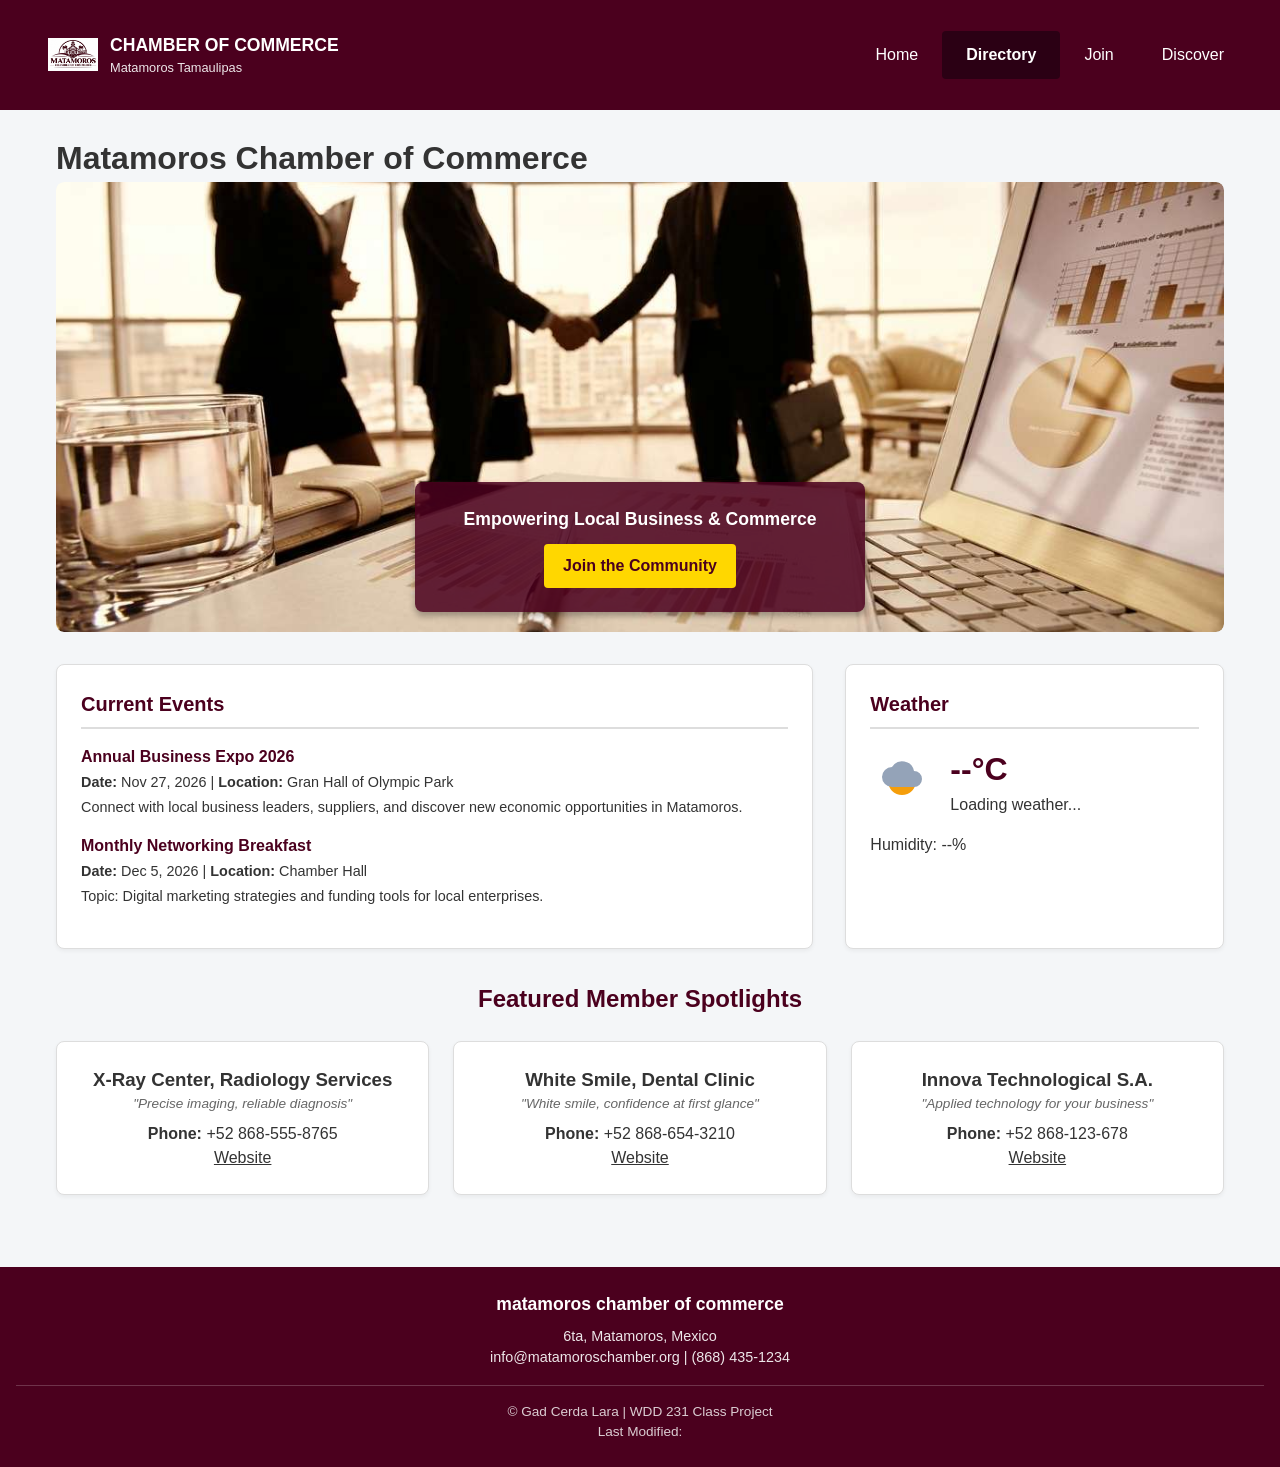
<file: chamber/index.html>
<!DOCTYPE html>
<html lang="es">
<head>
    <meta charset="UTF-8">
    <meta name="viewport" content="width=device-width, initial-scale=1.0">
    <title>Home | Matamoros Chamber of Commerce</title>
    <meta name="description" content="Official and updated home of chamber of commerce members.">
    <meta name="author" content="Gad Cerda Lara">
    
    <meta property="og:title" content="Home of the Matamoros Chamber of Commerce">
    <meta property="og:description" content="official and updated home of chamber of commerce of Matamoros, Tamaulipas, Mexico.">
    <meta property="og:image" content="https://gad13f.github.io/wdd231/chamber/images/logo.jpg">
    <meta property="og:url" content="https://gad13f.github.io/wdd231/chamber/index.html">

    <link rel="icon" href="images/favicon.png" type="image/png">

    <link rel="preconnect" href="https://fonts.googleapis.com">
    <link rel="preconnect" href="https://fonts.gstatic.com" crossorigin>
    <link href="https://fonts.googleapis.com/css2?family=Roboto:wght@400;700&display=swap" rel="stylesheet">

    <link rel="stylesheet" href="styles/normalize.css">
    <link rel="stylesheet" href="styles/small.css">
    <link rel="stylesheet" href="styles/larger.css">
     
    <script defer src="scripts/spotlight.js"></script>
    <script defer src="scripts/weather.js"></script>
    <script defer src="scripts/getdates.js"></script>
    <script defer src="scripts/navigation.js"></script>
</head>
<body>
    <header>
        <div class="header-container">
            <div class="logo-box">
                <img src="images/logo.jpg" alt="Chamber of commerce Logo">
                <div class="site-name">
                    <span>CHAMBER OF COMMERCE</span>
                    <span class="sub-title">Matamoros Tamaulipas</span>
                </div>
            </div>
            <button id="menu-button" aria-label="Open Menu">☰</button>
        </div>
        <nav>
            <ul id="menu-list">
                <li><a href="index.html">Home</a></li>
                <li><a href="directory.html" class="active">Directory</a></li>
                <li><a href="join.html">Join</a></li>
                <li><a href="discover.html">Discover</a></li>
            </ul>
        </nav>
    </header>

    <main class="home-main">
        <h1>Matamoros Chamber of Commerce</h1>

        <section class="hero">
            <img src="images/hero.jpg" alt="Business professionals and local entrepreneurs collaborating during a networking event in matamoros" class="hero-image" width="1200" height="600">
            <div class="hero-cta">
                <h2>Empowering Local Business & Commerce</h2>
                <a href="join.html" class="cta-button">Join the Community</a>
            </div>
        </section>

        <div class="info-grid">
            <section class="events-card card">
                <h2>Current Events</h2>
                <article class="event-item">
                    <h3>Annual Business Expo 2026</h3>
                    <p><strong>Date:</strong> Nov 27, 2026 | <strong>Location:</strong> Gran Hall of Olympic Park</p>
                    <p>Connect with local business leaders, suppliers, and discover new economic opportunities in Matamoros.</p>
                </article>
                <article class="event-item">
                    <h3>Monthly Networking Breakfast</h3>
                    <p><strong>Date:</strong> Dec 5, 2026 | <strong>Location:</strong> Chamber Hall</p>
                    <p>Topic: Digital marketing strategies and funding tools for local enterprises.</p>
                </article>
            </section>

            <section class="weather-card card">
                <h2>Weather</h2>
                <div class="weather-content">
                    <img id="weather-icon" src="images/weather-placeholder.svg" alt="Weather condition icon" width="64" height="64">
                    <div>
                        <p class="temp"><span id="current-temp">--</span>&deg;C</p>
                        <p id="weather-desc">Loading weather...</p>
                    </div>
                </div>
                <p>Humidity: <span id="humidity">--</span>%</p>
            </section>
        </div>

        <section class="spotlights-section">
            <h2>Featured Member Spotlights</h2>
            <div id="spotlights-container" class="spotlights-grid">
                <article class="spotlight-card card">
                    <h3>X-Ray Center, Radiology Services</h3>
                    <p class="tagline">"Precise imaging, reliable diagnosis"</p>
                    <p><strong>Phone:</strong> +52 868-555-8765</p>
                    <p><a href="#" target="_blank">Website</a></p>
                </article>
                <article class="spotlight-card card">
                    <h3>White Smile, Dental Clinic</h3>
                    <p class="tagline">"White smile, confidence at first glance"</p>
                    <p><strong>Phone:</strong> +52 868-654-3210</p>
                    <p><a href="#" target="_blank">Website</a></p>
                </article>
                <article class="spotlight-card card">
                    <h3>Innova Technological S.A.</h3>
                    <p class="tagline">"Applied technology for your business"</p>
                    <p><strong>Phone:</strong> +52 868-123-678</p>
                    <p><a href="#" target="_blank">Website</a></p>
                </article>
            </div>
        </section>
    </main>

    <footer>
        <div class="footer-top">
            <div class="footer-info">
                <h2>matamoros chamber of commerce</h2>
                <p>6ta, Matamoros, Mexico</p>
                <p>info@matamoroschamber.org | (868) 435-1234</p>
            </div>
        </div>
        <hr>
        
        <div class="footer-bottom">
            <p>&copy; <span id="currentyear"></span> Gad Cerda Lara | WDD 231 Class Project</p>
            <p>Last Modified: <span id="lastModified"></span></p>
        </div>
    </footer>
</body>
</html>
</file>
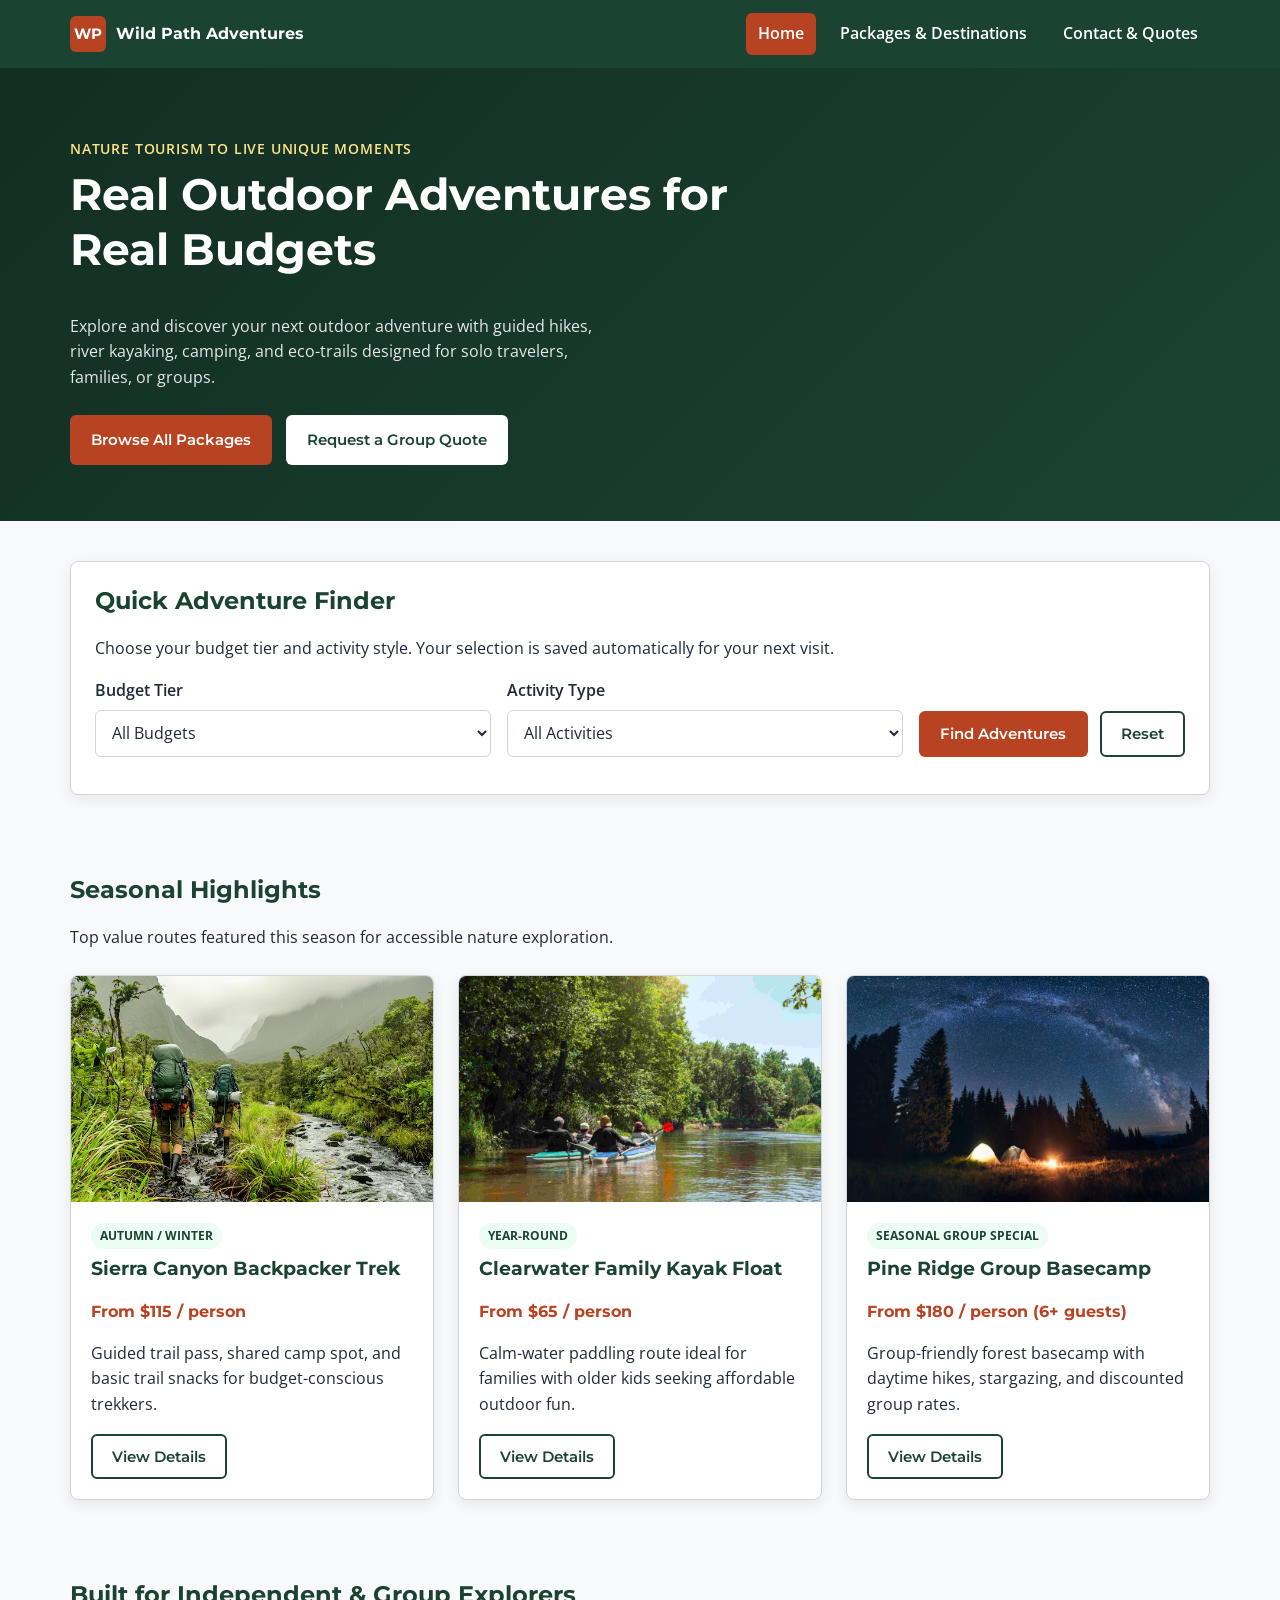
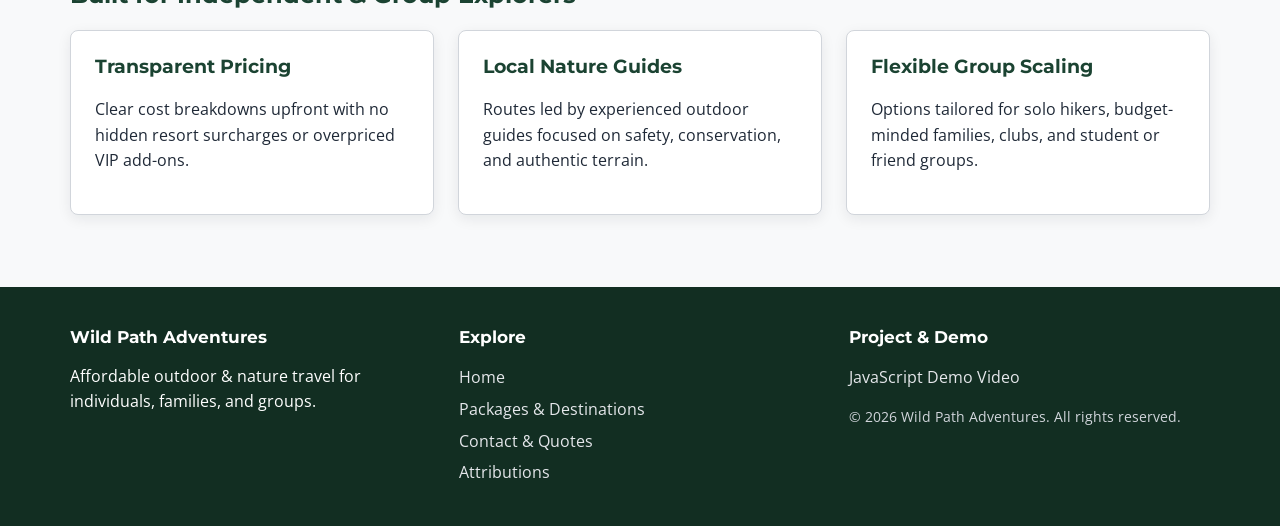
<file: finalproject/index.html>
<!DOCTYPE html>
<html lang="en">
<head>
  <meta charset="UTF-8">
  <meta name="viewport" content="width=device-width, initial-scale=1.0">
  <title>Wild Path Adventures | Affordable Nature &amp; Outdoor Trips</title>
  <meta name="description" content="Explore and discover your next outdoor adventure with guided hikes.river kayaking, camping, and eco-trails designed for solo trvelers, families, or groups.">
  <meta name="author" content="Your Name">

  <!-- Open Graph Metadata -->
  <meta property="og:title" content="WildPath Adventures | Affordable Nature Tourism">
  <meta property="og:description" content="Accessible outdoor adventures and nature routes tailored to personal and group budgets.">
  <meta property="og:type" content="website">

  <!-- Favicon -->
  <link rel="icon" type="image/svg+xml" href="data:image/svg+xml,%3Csvg xmlns='http://www.w3.org/2000/svg' viewBox='0 0 64 64'%3E%3Crect width='64' height='64' rx='12' fill='%231B4332'/%3E%3Cpath d='M12 46L28 20l10 15 6-8 8 19H12z' fill='%23D95D39'/%3E%3C/svg%3E">

  <!-- Google Fonts -->
  <link rel="preconnect" href="https://fonts.googleapis.com">
  <link rel="preconnect" href="https://fonts.gstatic.com" crossorigin>
  <link href="https://fonts.googleapis.com/css2?family=Montserrat:wght@600;700&family=Open+Sans:wght@400;600&display=swap" rel="stylesheet">

  <!-- Styles & ES Module -->
  <link rel="stylesheet" href="styles/main.css">
  <script type="module" src="scripts/main.js"></script>
</head>
<body>
  <a class="skip-link" href="#main-content">Skip to main content</a>

  <header class="site-header">
    <div class="container header-inner">
      <a class="brand" href="index.html">
        <span class="brand-mark" aria-hidden="true">WP</span>
        <span>Wild Path Adventures</span>
      </a>

      <button id="menu-toggle" class="menu-toggle" type="button" aria-expanded="false" aria-controls="primary-nav" aria-label="Toggle navigation menu">
        ☰
      </button>

      <nav id="primary-nav" class="primary-nav" aria-label="Main Navigation">
        <ul>
          <li><a href="index.html" aria-current="page">Home</a></li>
          <li><a href="packages.html">Packages &amp; Destinations</a></li>
          <li><a href="contact.html">Contact &amp; Quotes</a></li>
        </ul>
      </nav>
    </div>
  </header>

  <main id="main-content">
    <!-- Hero Section -->
    <section class="hero" aria-labelledby="hero-heading">
      <div class="container hero-content">
        <p class="eyebrow">Nature Tourism To Live Unique Moments</p>
        <h1 id="hero-heading">Real Outdoor Adventures for Real Budgets</h1>
        <p class="hero-lead">
          Explore and discover your next outdoor adventure with guided hikes, river kayaking, camping, and eco-trails designed for solo travelers, families, or groups.
        </p>
        <div class="hero-actions">
          <a class="btn btn-primary" href="packages.html">Browse All Packages</a>
          <a class="btn btn-secondary" href="contact.html">Request a Group Quote</a>
        </div>
      </div>
    </section>

    <!-- Quick Search & Filter Engine -->
    <section class="quick-search-section" aria-labelledby="quick-search-heading">
      <div class="container">
        <div class="search-card">
          <h2 id="quick-search-heading">Quick Adventure Finder</h2>
          <p>Choose your budget tier and activity style. Your selection is saved automatically for your next visit.</p>

          <form id="quick-search-form" class="search-form" action="packages.html" method="get">
            <div class="form-group">
              <label for="budget-select">Budget Tier</label>
              <select id="budget-select" name="budget">
                <option value="all">All Budgets</option>
                <option value="backpacker">Backpacker (Under $150)</option>
                <option value="family">Family Friendly ($150–$350)</option>
                <option value="group">Group Outings (Custom / Per Person)</option>
              </select>
            </div>

            <div class="form-group">
              <label for="activity-select">Activity Type</label>
              <select id="activity-select" name="activity">
                <option value="all">All Activities</option>
                <option value="hiking">Hiking &amp; Trekking</option>
                <option value="kayaking">Kayaking &amp; Paddleboarding</option>
                <option value="camping">Camping &amp; Eco-Trails</option>
              </select>
            </div>

            <div class="form-actions">
              <button type="submit" class="btn btn-primary">Find Adventures</button>
              <button type="button" id="reset-filters-btn" class="btn btn-outline">Reset</button>
            </div>
          </form>

          <p id="saved-preference-status" class="preference-status" aria-live="polite"></p>
        </div>
      </div>
    </section>

    <!-- Seasonal Highlights -->
    <section class="highlights-section" aria-labelledby="highlights-heading">
      <div class="container">
        <div class="section-header">
          <h2 id="highlights-heading">Seasonal Highlights</h2>
          <p>Top value routes featured this season for accessible nature exploration.</p>
        </div>

        <div id="highlights-grid" class="cards-grid" aria-live="polite"></div>
      </div>
    </section>

    <!-- Why WildTrail -->
    <section class="value-section" aria-labelledby="value-heading">
      <div class="container">
        <h2 id="value-heading">Built for Independent &amp; Group Explorers</h2>
        <div class="value-grid">
          <article class="value-item">
            <h3>Transparent Pricing</h3>
            <p>Clear cost breakdowns upfront with no hidden resort surcharges or overpriced VIP add-ons.</p>
          </article>
          <article class="value-item">
            <h3>Local Nature Guides</h3>
            <p>Routes led by experienced outdoor guides focused on safety, conservation, and authentic terrain.</p>
          </article>
          <article class="value-item">
            <h3>Flexible Group Scaling</h3>
            <p>Options tailored for solo hikers, budget-minded families, clubs, and student or friend groups.</p>
          </article>
        </div>
      </div>
    </section>
  </main>

  <!-- Accessible Modal Dialog for Highlight Details -->
  <dialog id="highlight-dialog" class="detail-dialog" aria-labelledby="dialog-title">
    <div class="dialog-body">
      <div class="dialog-header">
        <h2 id="dialog-title"></h2>
        <button id="close-dialog-btn" class="close-btn" type="button" aria-label="Close modal">✕</button>
      </div>
      <div id="dialog-content"></div>
    </div>
  </dialog>

  <footer class="site-footer">
    <div class="container footer-grid">
      <div>
        <h2>Wild Path Adventures</h2>
        <p>Affordable outdoor &amp; nature travel for individuals, families, and groups.</p>
      </div>

      <div>
        <h3>Explore</h3>
        <ul class="footer-links">
          <li><a href="index.html">Home</a></li>
          <li><a href="packages.html">Packages &amp; Destinations</a></li>
          <li><a href="contact.html">Contact &amp; Quotes</a></li>
          <li><a href="attributions.html">Attributions</a></li>
        </ul>
      </div>

      <div>
        <h3>Project &amp; Demo</h3>
        <ul class="footer-links">
          <!-- Reemplaza el href con el enlace real de tu video de demostración -->
          <li><a href="https://youtube.com" target="_blank" rel="noopener noreferrer">JavaScript Demo Video</a></li>
        </ul>
        <p class="copyright">&copy; <span id="current-year">2026</span> Wild Path Adventures. All rights reserved.</p>
      </div>
    </div>
  </footer>
</body>
</html>
</file>
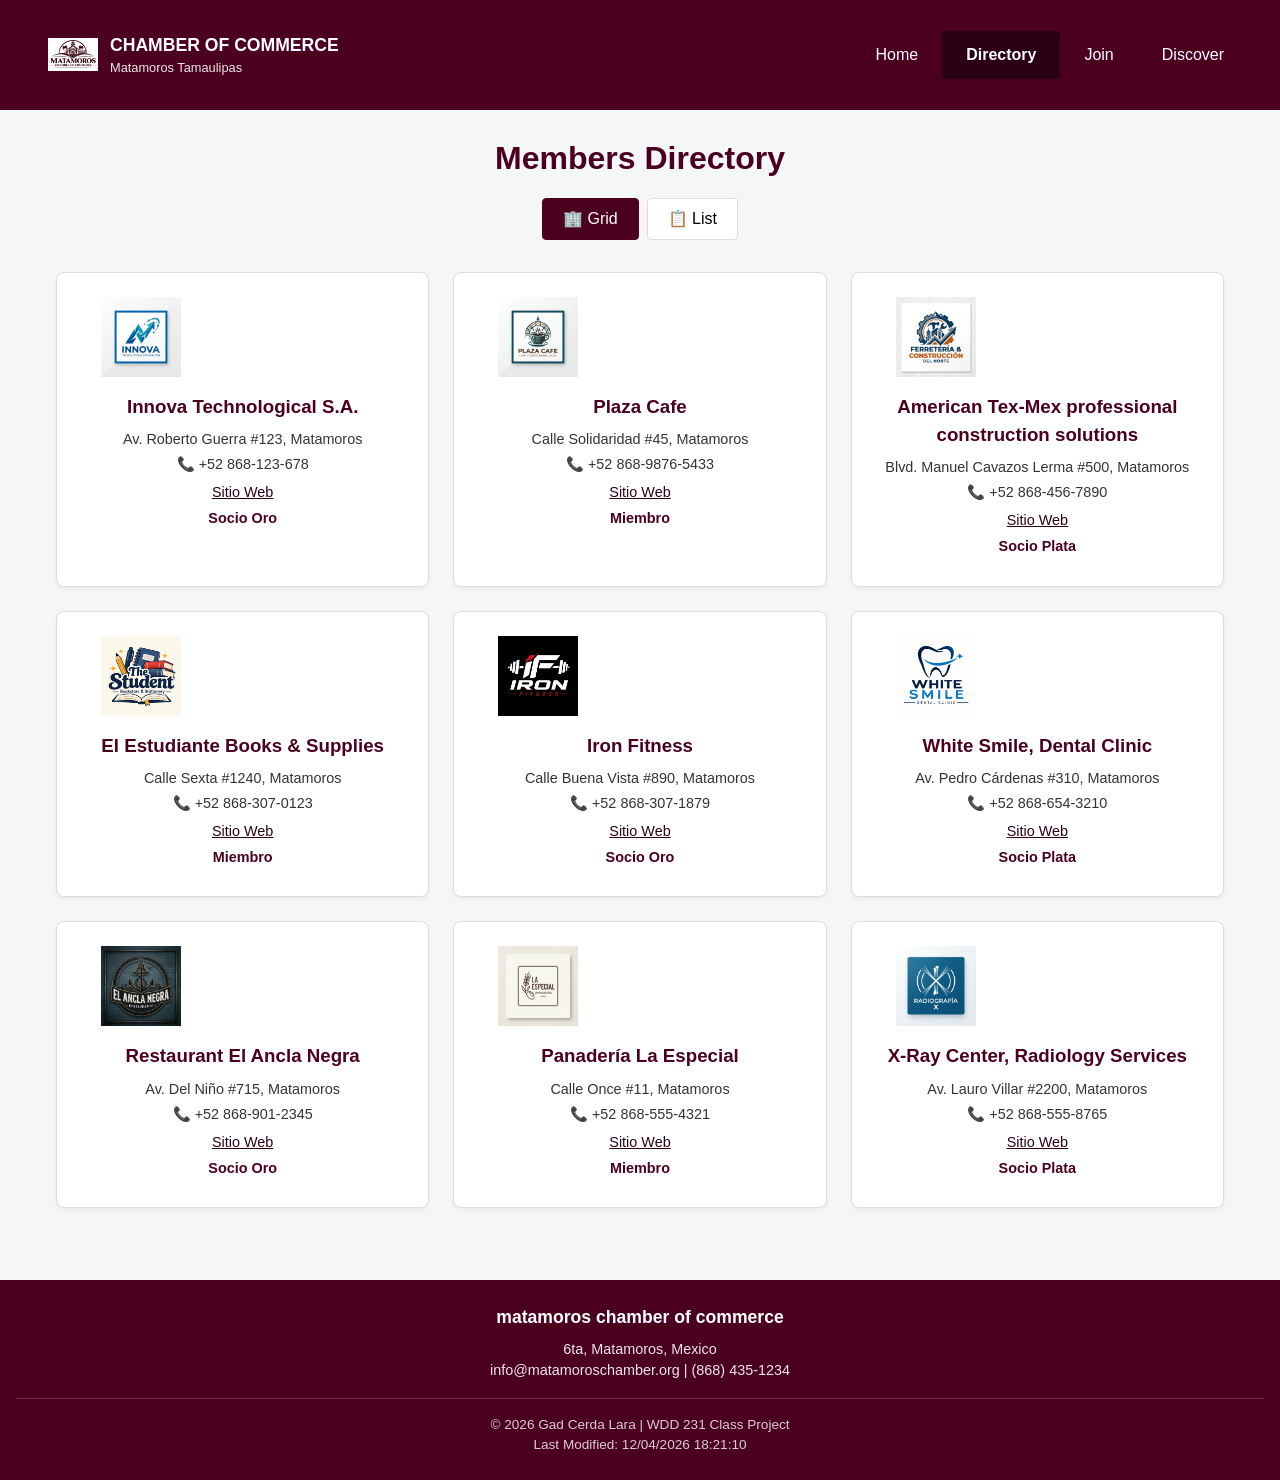
<file: chamber/directory.html>
<!DOCTYPE html>
<html lang="es">
<head>
    <meta charset="UTF-8">
    <meta name="viewport" content="width=device-width, initial-scale=1.0">
    <title>Directory | Matamoros Chamber of Commerce</title>
    <meta name="description" content="Official and updated directory of chamber of commerce members.">
    <meta name="author" content="Gad Cerda Lara">
    
    <meta property="og:title" content="Directory of the Matamoros Chamber of Commerce">
    <meta property="og:description" content="official and updated directory of chamber of commerce of Matamoros, Tamaulipas, Mexico.">
    <meta property="og:image" content="https://gad13f.github.io/wdd231/chamber/images/logo.jpg">
    <meta property="og:url" content="https://gad13f.github.io/wdd231/chamber/directory.html">

    <link rel="icon" href="images/favicon.png" type="image/png">
    
    <link rel="preconnect" href="https://fonts.googleapis.com">
    <link rel="preconnect" href="https://fonts.gstatic.com" crossorigin>
    <link href="https://fonts.googleapis.com/css2?family=Roboto:wght@400;700&display=swap" rel="stylesheet">

    <link rel="stylesheet" href="styles/normalize.css">
    <link rel="stylesheet" href="styles/small.css">
    <link rel="stylesheet" href="styles/larger.css">
</head>
<body>
    <header>
        <div class="header-container">
            <div class="logo-box">
                <img src="images/logo.jpg" alt="Chamber of commerce Logo">
                <div class="site-name">
                    <span>CHAMBER OF COMMERCE</span>
                    <span class="sub-title">Matamoros Tamaulipas</span>
                </div>
            </div>
            <button id="menu-button" aria-label="Open Menu">☰</button>
        </div>
        <nav>
            <ul id="menu-list">
                <li><a href="index.html">Home</a></li>
                <li><a href="directory.html" class="active">Directory</a></li>
                <li><a href="join.html">Join</a></li>
                <li><a href="discover.html">Discover</a></li>
            </ul>
        </nav>
    </header>

    <main>
        <div class="directory-header">
            <h1>Members Directory</h1>
            
            <div class="view-toggle">
                <button id="grid" aria-label="Vista en Cuadrícula" class="active">🏢 Grid</button>
                <button id="list" aria-label="Vista en Lista">📋 List</button>
            </div>
        </div>

        <div id="members-container" class="grid"></div>
    </main>

    <footer>
        <div class="footer-top">
            <div class="footer-info">
                <h2>matamoros chamber of commerce</h2>
                <p>6ta, Matamoros, Mexico</p>
                <p>info@matamoroschamber.org | (868) 435-1234</p>
            </div>
        </div>
        <hr>
        
        <div class="footer-bottom">
            <p>&copy; <span id="currentyear"></span> Gad Cerda Lara | WDD 231 Class Project</p>
            <p>Last Modified: <span id="lastModified"></span></p>
        </div>
    </footer>

    <script src="scripts/directory.js" defer></script>
</body>
</html>
</file>
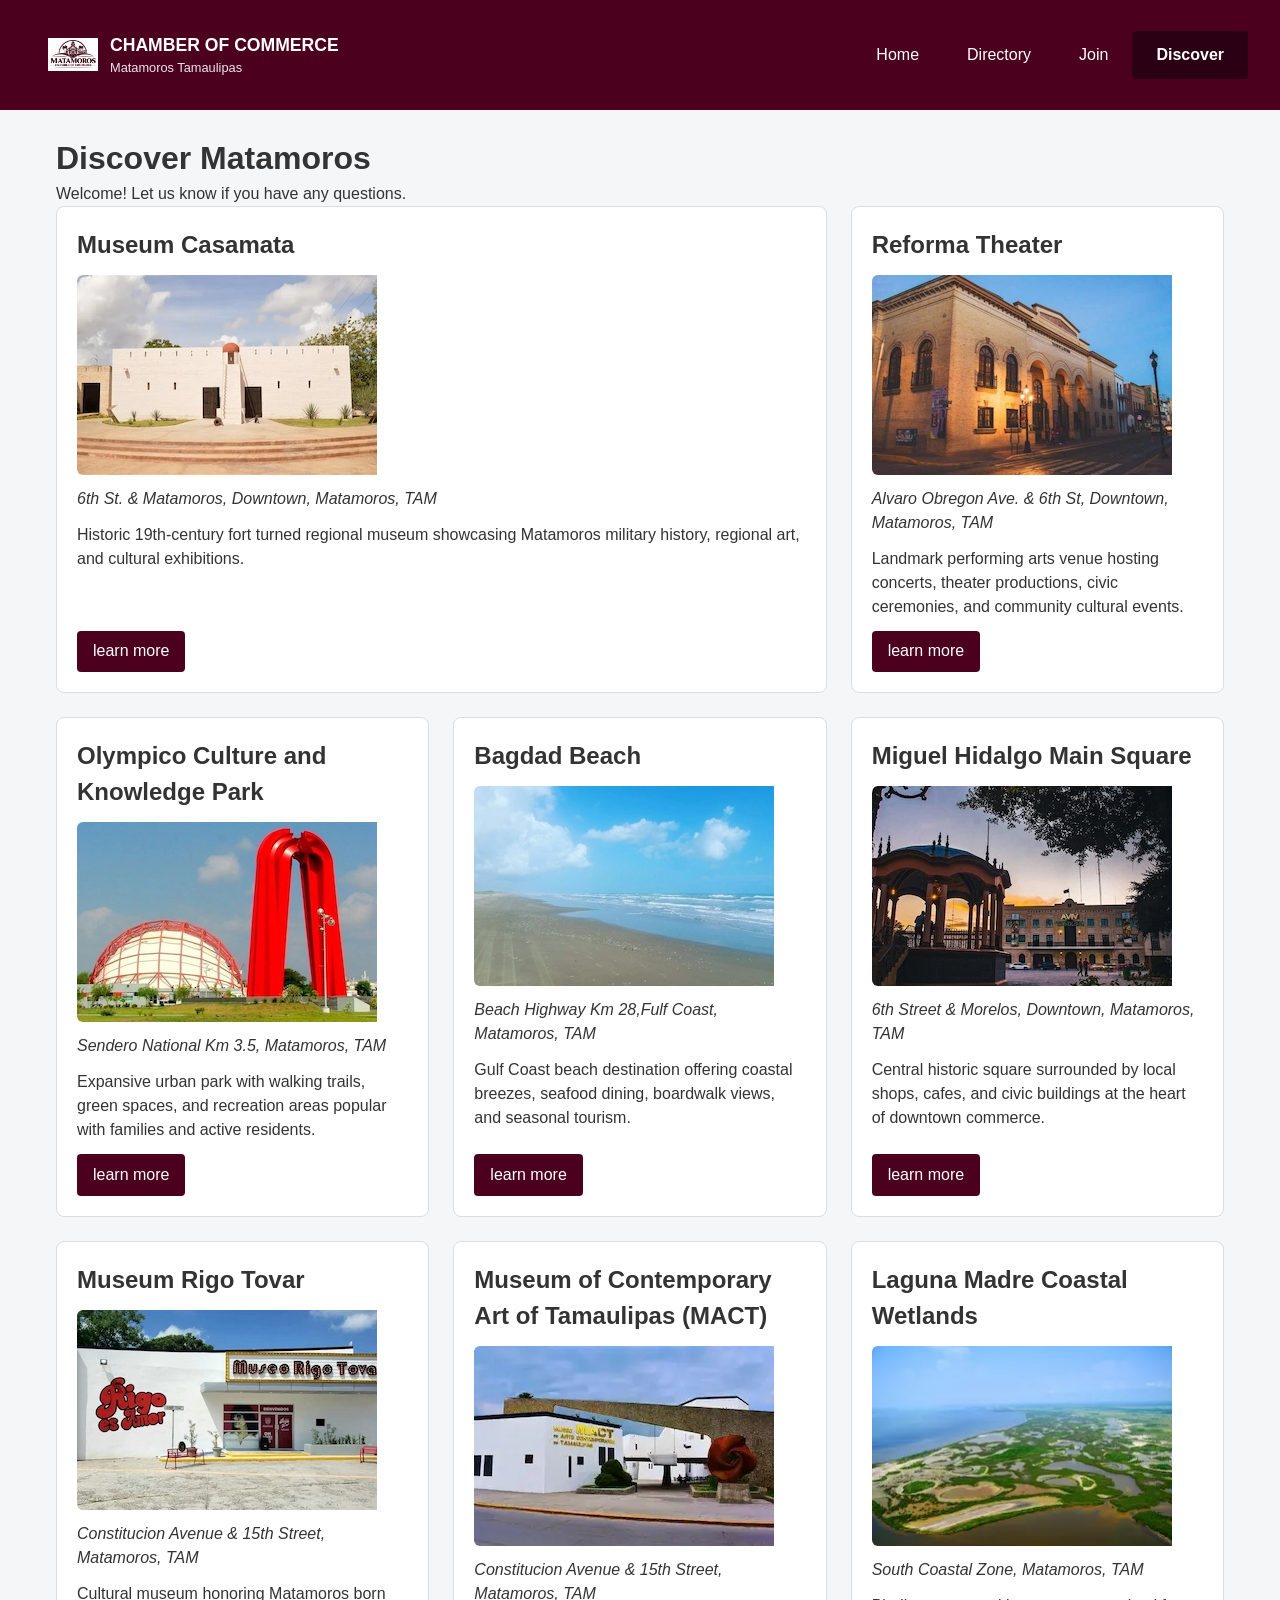
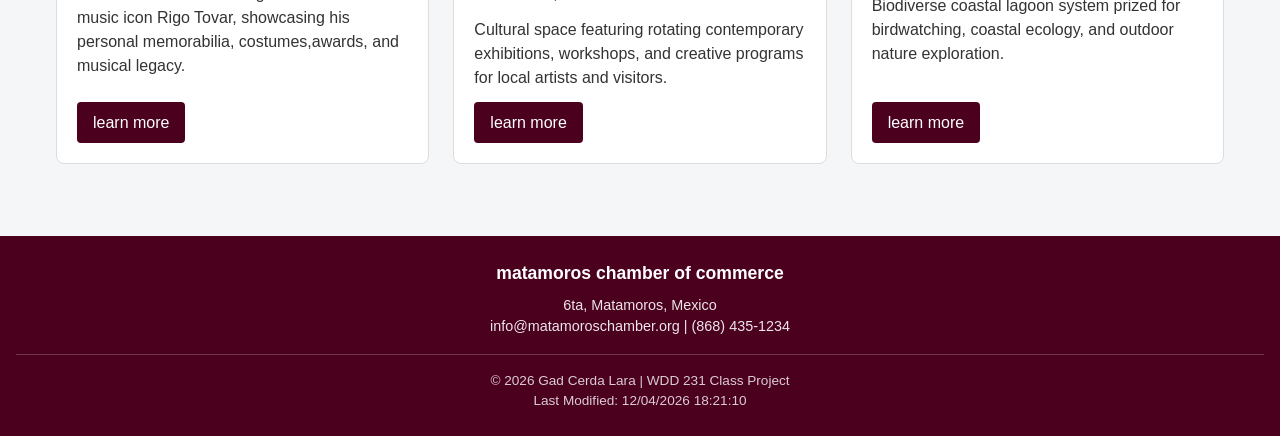
<file: chamber/discover.html>
<!DOCTYPE html>
<html lang="en">
<head>
    <meta charset="UTF-8">
    <meta name="viewport" content="width=device-width, initial-scale=1.0">
    <title>Discover Matamoros| Matamoros Chamber of Commerce</title>
    <meta name="description" content="Explore key landmarks, culture, coastal attractions, and business infrastructure in Matamoros, Tamaulipas.">
    <meta name="author" content="Gad Cerda Lara">
    <meta property="og:title" content="Discover Matamoros | Matamoros Chamber of Commerce">
    <meta property="og:description" content="Explore key landmarks, culture, coastal attractions, and business opportunities in Matamoros, Tamaulipas.">
    <meta property="og:image" content="https://gad13f.github.io/wdd231/chamber/images/museocasamata1.webp">
    <meta property="og:url" content="https://gad13f.github.io/wdd231/chamber/discover.html">

    <link rel="icon" href="images/favicon.png" type="image/png">
    <link rel="stylesheet" href="styles/normalize.css">
    <link rel="stylesheet" href="styles/small.css">
    <link rel="stylesheet" href="styles/larger.css">

    <script src="scripts/navigation.js" defer></script>
    <script src="scripts/date.js" defer></script>
    <script type="module" src="scripts/discover.js"></script>

    <link rel="preconnect" href="https://fonts.googleapis.com">
    <link rel="preconnect" href="https://fonts.gstatic.com" crossorigin>
    <link href="https://fonts.googleapis.com/css2?family=Montserrat:wght@500;700&family=Roboto:wght@400;500&display=swap" rel="stylesheet">
</head>
<body>
    <header>
        <div class="header-container">
            <div class="logo-box">
                <img src="images/logo.jpg" alt="Chamber of commerce Logo">
                <div class="site-name">
                    <span>CHAMBER OF COMMERCE</span>
                    <span class="sub-title">Matamoros Tamaulipas</span>
                </div>
            </div>
            <button id="menu-button" aria-label="Open Menu">☰</button>
        </div>
        <nav>
            <ul id="menu-list">
                <li><a href="index.html">Home</a></li>
                <li><a href="directory.html">Directory</a></li>
                <li><a href="join.html">Join</a></li>
                <li><a href="discover.html" class="active">Discover</a></li>
            </ul>
        </nav>
    </header>

    <main class="discover-main">
        <h1>Discover Matamoros</h1>
        <p id="visit-message" class="visit-banner" aria-live="polite"></p>
        <section id="discover-cards" class="discover-grid" aria-label="Points of interest in Matamoros"></section>
    </main>

    <footer>
        <div class="footer-top">
            <div class="footer-info">
                <h2>matamoros chamber of commerce</h2>
                <p>6ta, Matamoros, Mexico</p>
                <p>info@matamoroschamber.org | (868) 435-1234</p>
            </div>
        </div>
        <hr>
        <div class="footer-bottom">
            <p>&copy; <span id="currentyear"></span> Gad Cerda Lara | WDD 231 Class Project</p>
            <p>Last Modified: <span id="lastModified"></span></p>
        </div>
    </footer>
</body>
</html>
</file>
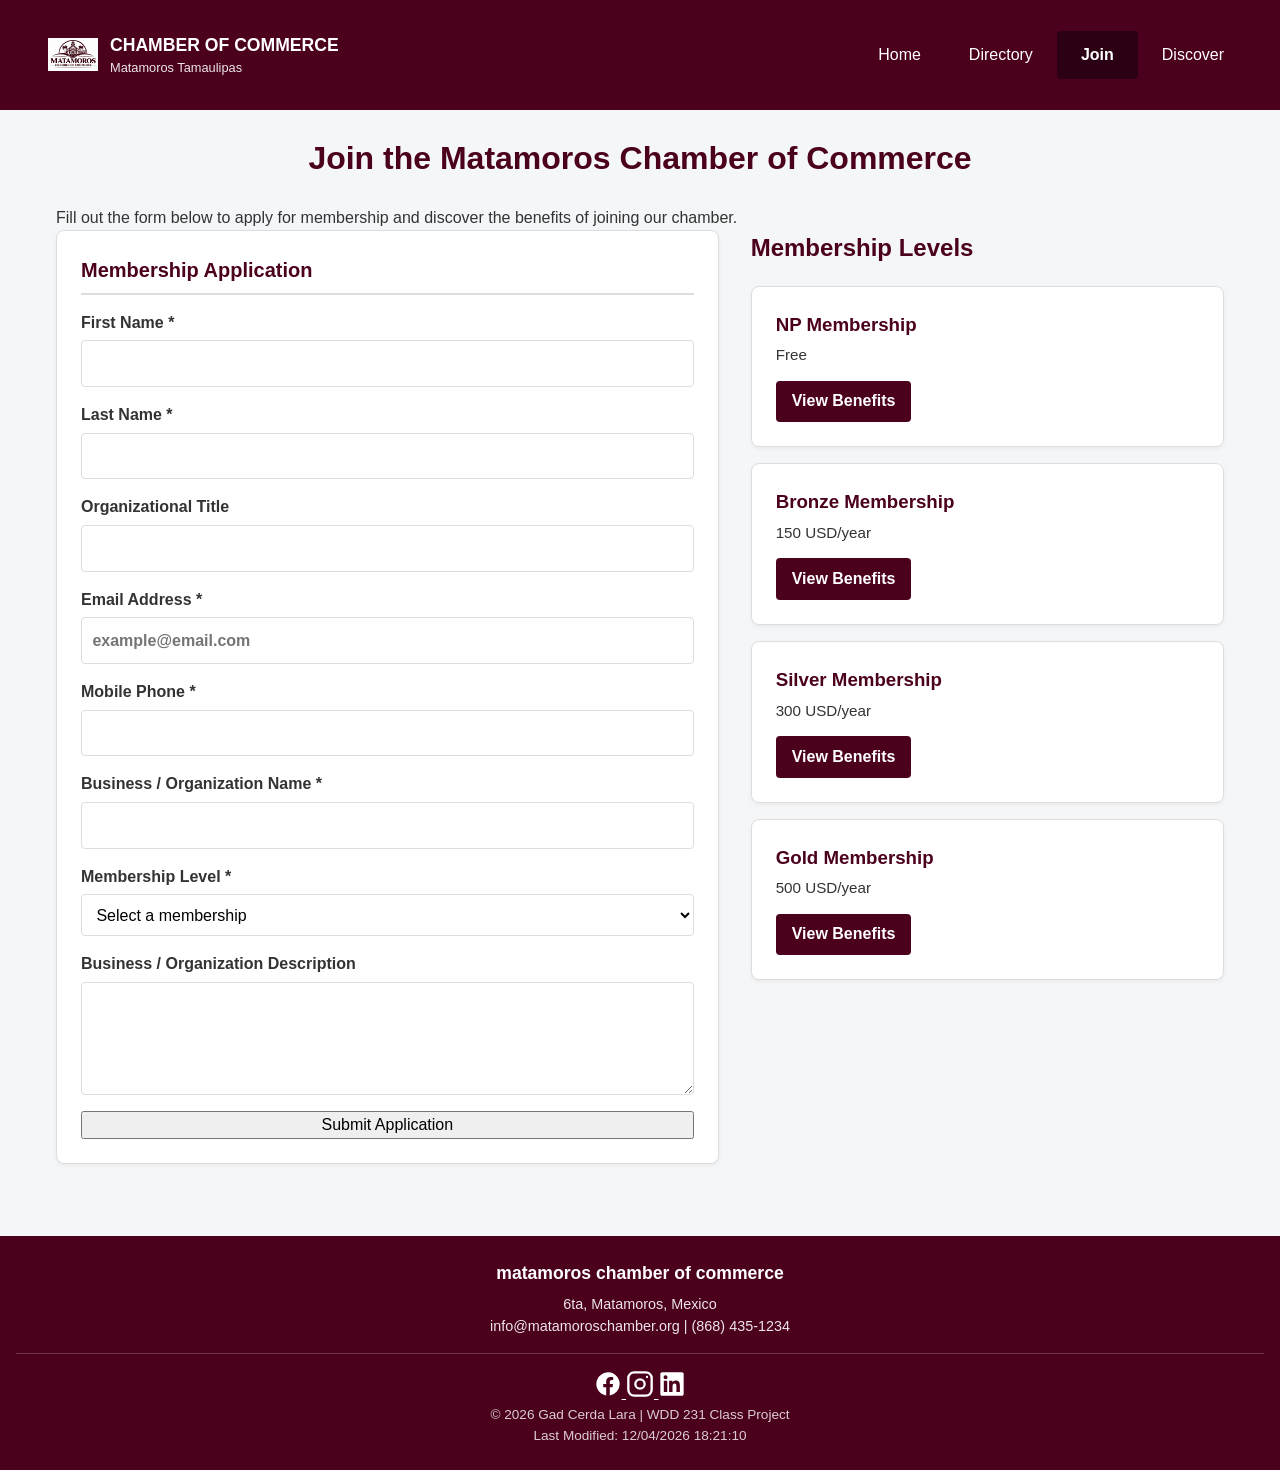
<file: chamber/join.html>
<!DOCTYPE html>
<html lang="en">
<head>
    <meta charset="UTF-8">
    <meta name="viewport" content="width=device-width, initial-scale=1.0">
    <title>Join | Matamoros Chamber of Commerce</title>
    <meta name="description" content="Join to membership for Chamber of Commerce NP, Bronze, Silver, and Gold.">
    <meta name="author" content="Gad Cerda Lara">

    <meta property="og:title" content="Join the Matamoros Chamber of Commerce">
    <meta property="og:description" content="Become a member of the Matamoros Chamber of Commerce in Tamaulipas, Mexico.">
    <meta property="og:image" content="https://gad13f.github.io/wdd231/chamber/images/logo.jpg">
    <meta property="og:url" content="https://gad13f.github.io/wdd231/chamber/join.html">

    <link rel="icon" href="images/favicon.png" type="image/png">

    <link rel="preconnect" href="https://fonts.googleapis.com">
    <link rel="preconnect" href="https://fonts.gstatic.com" crossorigin>
    <link href="https://fonts.googleapis.com/css2?family=Roboto:wght@400;700&display=swap" rel="stylesheet">

    <link rel="stylesheet" href="styles/normalize.css">
    <link rel="stylesheet" href="styles/small.css">
    <link rel="stylesheet" href="styles/larger.css">
</head>
<body>
    <header>
        <div class="header-container">
            <div class="logo-box">
                <img src="images/logo.jpg" alt="Chamber of commerce Logo">
                <div class="site-name">
                    <span>CHAMBER OF COMMERCE</span>
                    <span class="sub-title">Matamoros Tamaulipas</span>
                </div>
            </div>
            <button id="menu-button" aria-label="Open Menu">☰</button>
        </div>
        <nav>
            <ul id="menu-list">
                <li><a href="index.html">Home</a></li>
                <li><a href="directory.html">Directory</a></li>
                <li><a href="join.html" class="active">Join</a></li>
                <li><a href="discover.html">Discover</a></li>
            </ul>
        </nav>
    </header>

    <main class="join-main">
        <h1>Join the Matamoros Chamber of Commerce</h1>
        <p>Fill out the form below to apply for membership and discover the benefits of joining our chamber.</p>

        <div class="join-layout">
            <section class="application-section card">
                <h2>Membership Application</h2>

                <form method="get" action="thankyou.html" class="membership-form">
                    <label>
                        First Name *
                        <input type="text" name="firstName" title="Enter your first name" autocomplete="given-name"
                            required>
                    </label>

                    <label>
                        Last Name *
                        <input type="text" name="lastName" title="Enter your last name" autocomplete="family-name"
                            required>
                    </label>

                    <label>
                        Organizational Title
                        <input type="text" name="organizationTitle"
                            title="Use at least seven letters, spaces, or hyphens" autocomplete="organization-title"
                            pattern="[A-Za-z\s-]{7,}">
                    </label>

                    <label>
                        Email Address *
                        <input type="email" name="email" title="Enter your email address" autocomplete="email"
                            placeholder="example@email.com" required>
                    </label>

                    <label>
                        Mobile Phone *
                        <input type="tel" name="phone" title="Enter your mobile phone number" autocomplete="tel"
                            required>
                    </label>

                    <label>
                        Business / Organization Name *
                        <input type="text" name="organization" title="Enter your business or organization name"
                            autocomplete="organization" required>
                    </label>

                    <label>
                        Membership Level *
                        <select name="membership" title="Select a membership level" required>
                            <option value="">Select a membership</option>
                            <option value="np">NP Membership</option>
                            <option value="bronze">Bronze Membership</option>
                            <option value="silver">Silver Membership</option>
                            <option value="gold">Gold Membership</option>
                        </select>
                    </label>

                    <label>
                        Business / Organization Description
                        <textarea name="description" rows="5" title="Describe your business or organization"></textarea>
                    </label>

                    <input type="hidden" name="timestamp" id="timestamp">

                    <button type="submit" class="submit-button">
                        Submit Application
                    </button>
                </form>
            </section>

            <section class="membership-cards" aria-label="Membership Levels">
                <h2>Membership Levels</h2>

                <article class="level-card card animate-card">
                    <h3>NP Membership</h3>
                    <p>Free</p>
                    <button type="button" class="modal-trigger" data-modal="modal-np">View Benefits</button>
                </article>

                <article class="level-card card animate-card">
                    <h3>Bronze Membership</h3>
                    <p>150 USD/year</p>
                    <button type="button" class="modal-trigger" data-modal="modal-bronze">View Benefits</button>
                </article>

                <article class="level-card card animate-card">
                    <h3>Silver Membership</h3>
                    <p>300 USD/year</p>
                    <button type="button" class="modal-trigger" data-modal="modal-silver">View Benefits</button>
                </article>

                <article class="level-card card animate-card">
                    <h3>Gold Membership</h3>
                    <p>500 USD/year</p>
                    <button type="button" class="modal-trigger" data-modal="modal-gold">View Benefits</button>
                </article>
            </section>
        </div>

        <dialog id="modal-np" class="benefit-modal">
            <h3>NP Membership Benefits</h3>
            <p>Designed for non-profit organizations at no cost.</p>
            <ul>
                <li>Listing in the Matamoros Chamber Directory</li>
                <li>Access to community announcements</li>
                <li>Invitation to select civic networking gatherings</li>
            </ul>
            <button type="button" class="close-modal">Close</button>
        </dialog>

        <dialog id="modal-bronze" class="benefit-modal">
            <h3>Bronze Membership Benefits</h3>
            <p>Ideal for small or newly established businesses.</p>
            <ul>
                <li>All NP Membership benefits</li>
                <li>Access to business training workshops</li>
                <li>Complimentary admission to monthly networking events and exclusive member networking opportunities</li>
            </ul>
            <button type="button" class="close-modal">Close</button>
        </dialog>

        <dialog id="modal-silver" class="benefit-modal">
            <h3>Silver Membership Benefits</h3>
            <p>Great for growing businesses seeking stronger regional reach.</p>
            <ul>
                <li>All Bronze Membership benefits</li>
                <li>Enhanced business directory listing</li>
                <li>Complimentary admission to networking events</li>
                <li>Business promotion opportunities</li>
            </ul>
            <button type="button" class="close-modal">Close</button>
        </dialog>

        <dialog id="modal-gold" class="benefit-modal">
            <h3>Gold Membership Benefits</h3>
            <p>Maximum visibility, leadership access, and promotional priority.</p>
            <ul>
                <li>All Silver Membership benefits</li>
                <li>Premium business promotion</li>
                <li>VIP seating and featured promotion at major Chamber events</li>
                <li>Featured member spotlights</li>
                <li>Priority in community announcements</li>
                <li>Exclusive member networking opportunities</li>
            </ul>
            <button type="button" class="close-modal">Close</button>
        </dialog>
    </main>

    <footer>
        <div class="footer-top">
            <div class="footer-info">
                <h2>matamoros chamber of commerce</h2>
                <p>6ta, Matamoros, Mexico</p>
                <p>info@matamoroschamber.org | (868) 435-1234</p>
            </div>
        </div>
        <hr>

        <div class="footer-links">

                <a href="https://www.facebook.com/" target="_blank" rel="noopener noreferrer" aria-label="Facebook">

                    <svg xmlns="http://www.w3.org/2000/svg" width="28" height="28" viewBox="0 0 24 24"
                        fill="white" aria-hidden="true">
                        <path
                            d="M22 12a10 10 0 1 0-11.56 9.88v-6.99H7.9V12h2.54V9.8c0-2.5 1.49-3.89 3.77-3.89 1.09 0 2.23.2 2.23.2v2.46h-1.26c-1.24 0-1.63.77-1.63 1.56V12h2.77l-.44 2.89h-2.33v6.99A10 10 0 0 0 22 12Z" />
                    </svg>
                </a>

                <a href="https://www.instagram.com/" target="_blank" rel="noopener noreferrer" aria-label="Instagram">

                    <svg xmlns="http://www.w3.org/2000/svg" width="28" height="28" viewBox="0 0 24 24" fill="none"
                        stroke="white" stroke-width="2" stroke-linecap="round" stroke-linejoin="round"
                        aria-hidden="true">

                        <rect x="2" y="2" width="20" height="20" rx="5" />
                        <circle cx="12" cy="12" r="4" />
                        <circle cx="18" cy="6" r="1" fill="white" stroke="none" />
                    </svg>
                </a>

                <a href="https://www.linkedin.com/" target="_blank" rel="noopener noreferrer" aria-label="LinkedIn">
                    <svg xmlns="http://www.w3.org/2000/svg" width="28" height="28" viewBox="0 0 24 24"
                        fill="white" aria-hidden="true">

                        <path
                            d="M20.45 2H3.55C2.69 2 2 2.68 2 3.52v16.96c0 .84.69 1.52 1.55 1.52h16.9c.86 0 1.55-.68 1.55-1.52V3.52c0-.84-.69-1.52-1.55-1.52ZM7.93 18.75H4.98V9.2h2.95v9.55ZM6.46 7.9a1.71 1.71 0 1 1 0-3.42 1.71 1.71 0 0 1 0 3.42Zm12.29 10.85H15.8V14.1c0-1.11-.02-2.54-1.55-2.54-1.55 0-1.79 1.21-1.79 2.46v4.73H9.51V9.2h2.83v1.3h.04c.39-.74 1.36-1.52 2.79-1.52 2.99 0 3.58 1.97 3.58 4.53v5.24Z" />
                    </svg>

                   
                </a>
            </div>

        <div class="footer-bottom">
            <p>&copy; <span id="currentyear"></span> Gad Cerda Lara | WDD 231 Class Project</p>
            <p>Last Modified: <span id="lastModified"></span></p>
        </div>
    </footer>

    <script src="scripts/navigation.js" defer></script>
    <script src="scripts/date.js" defer></script>
    <script src="scripts/join.js" defer></script>
</body>
</html>
</file>
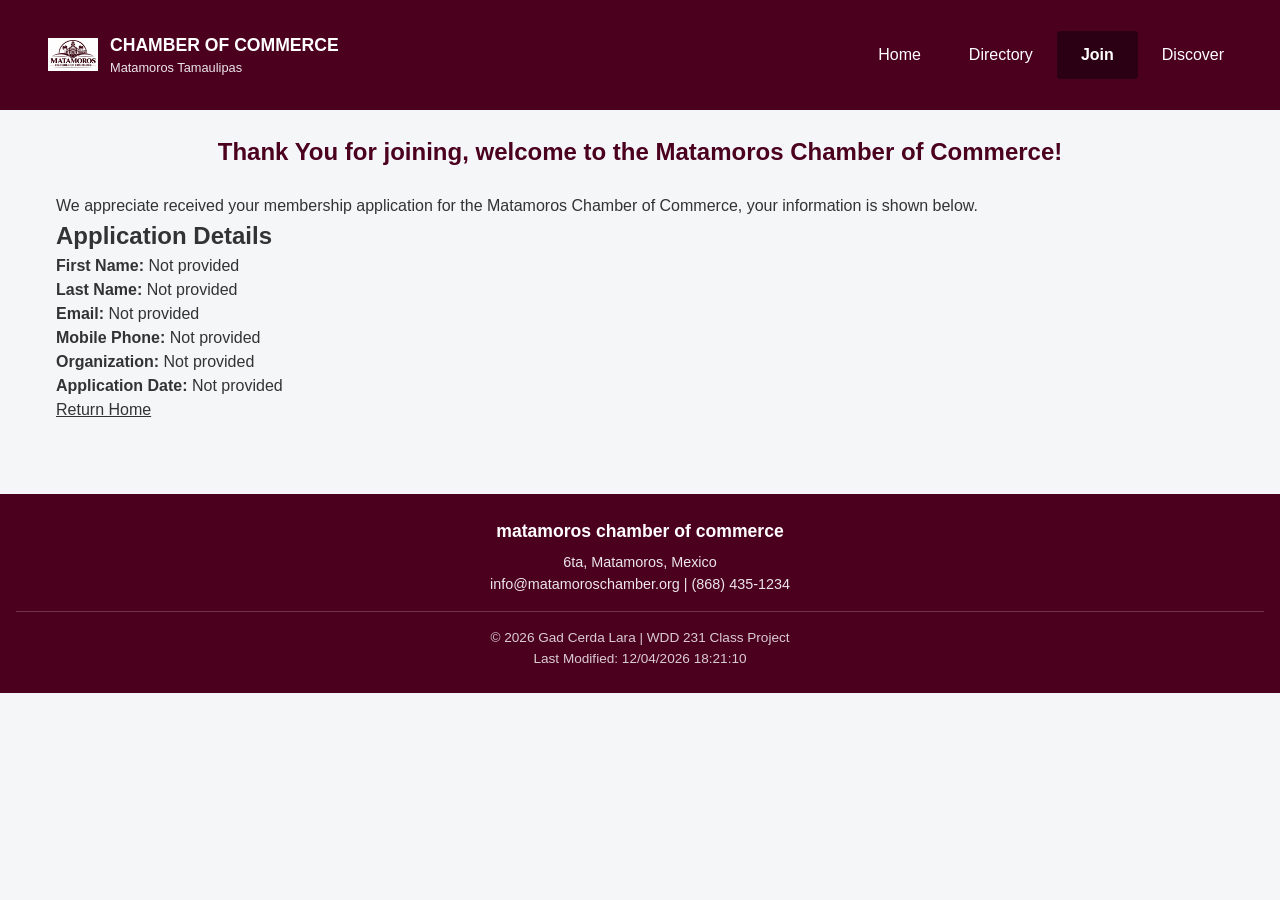
<file: chamber/thankyou.html>
<!DOCTYPE html>
<html lang="en">
<head>
    <meta charset="UTF-8">
    <meta name="viewport" content="width=device-width, initial-scale=1.0">
    <title>Thank You | Matamoros Chamber of Commerce</title>
    <meta name="description" content="Thank you for applying to join the Matamoros Chamber of Commerce.">
    <meta name="author" content="Gad Cerda Lara">

    <link rel="icon" href="images/favicon.png" type="image/png">

    <link rel="preconnect" href="https://fonts.googleapis.com">
    <link rel="preconnect" href="https://fonts.gstatic.com" crossorigin>
    <link href="https://fonts.googleapis.com/css2?family=Roboto:wght@400;700&display=swap" rel="stylesheet">

    <link rel="stylesheet" href="styles/normalize.css">
    <link rel="stylesheet" href="styles/small.css">
    <link rel="stylesheet" href="styles/larger.css">
</head>
<body>
    <header>
        <div class="header-container">
            <div class="logo-box">
                <img src="images/logo.jpg" alt="Chamber of commerce Logo">
                <div class="site-name">
                    <span>CHAMBER OF COMMERCE</span>
                    <span class="sub-title">Matamoros Tamaulipas</span>
                </div>
            </div>
            <button id="menu-button" aria-label="Open Menu">☰</button>
        </div>
        <nav>
            <ul id="menu-list">
                <li><a href="index.html">Home</a></li>
                <li><a href="directory.html">Directory</a></li>
                <li><a href="join.html" class="active">Join</a></li>
                <li><a href="discover.html">Discover</a></li>
            </ul>
        </nav>
    </header>

     <main class="thankyou-main">
        <section class="confirmation-card">
            <h1>Thank You for joining, welcome to the Matamoros Chamber of Commerce!</h1>
            <p>We appreciate received your membership application for the Matamoros Chamber of Commerce, your information is shown below.</p>

            <div class="confirmation-details">
                <h2>Application Details</h2>

                <p><strong>First Name:</strong> <span id="firstName"></span></p>
                <p><strong>Last Name:</strong> <span id="lastName"></span></p>
                <p><strong>Email:</strong> <span id="email"></span></p>
                <p><strong>Mobile Phone:</strong> <span id="phone"></span></p>
                <p><strong>Organization:</strong> <span id="organization"></span></p>
                <p><strong>Application Date:</strong> <span id="timestamp"></span></p>
            </div>

            <a href="index.html" class="return-button">Return Home</a>
        </section>
    </main>

    <footer>
        <div class="footer-top">
            <div class="footer-info">
                <h2>matamoros chamber of commerce</h2>
                <p>6ta, Matamoros, Mexico</p>
                <p>info@matamoroschamber.org | (868) 435-1234</p>
            </div>
        </div>
        <hr>

        <div class="footer-bottom">
            <p>&copy; <span id="currentyear"></span> Gad Cerda Lara | WDD 231 Class Project</p>
            <p>Last Modified: <span id="lastModified"></span></p>
        </div>
    </footer>

    <script src="scripts/navigation.js" defer></script>
    <script src="scripts/date.js" defer></script>
    <script src="scripts/thankyou.js" defer></script>
</body>
</html>
</file>
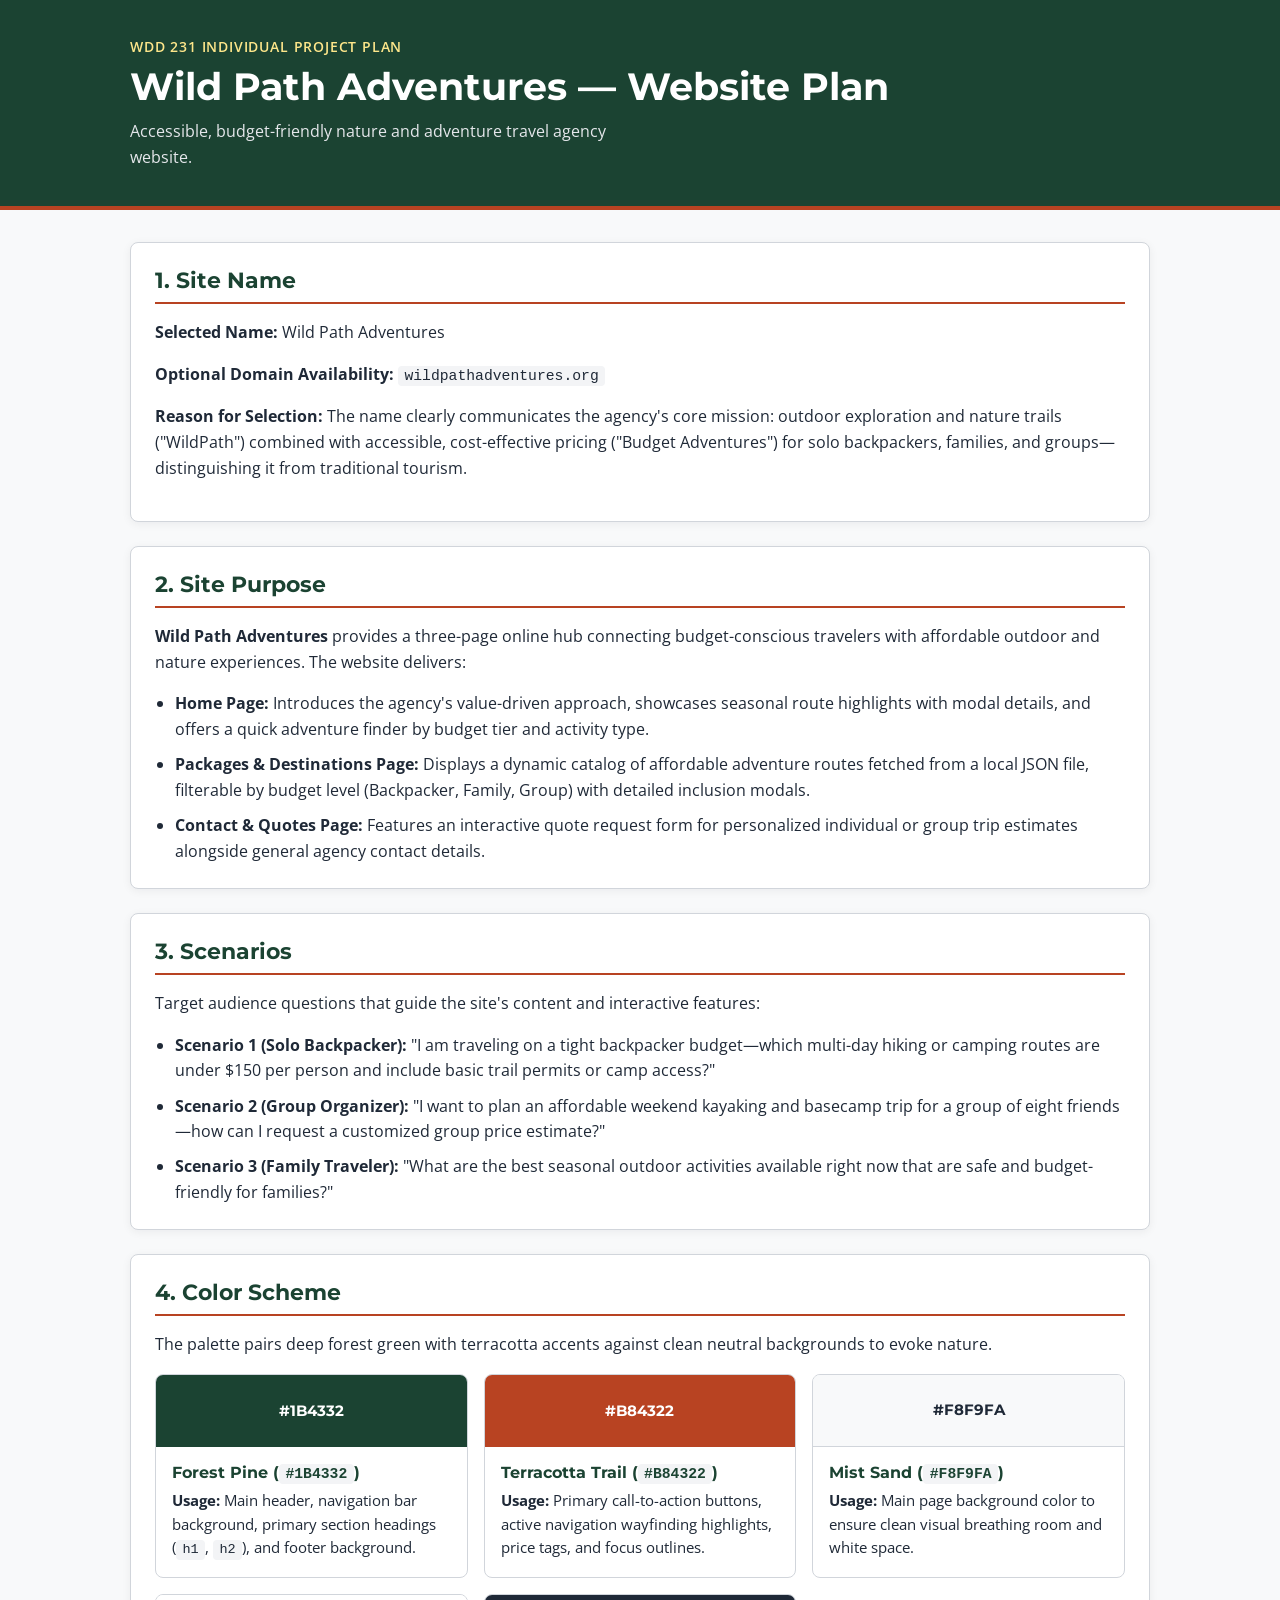
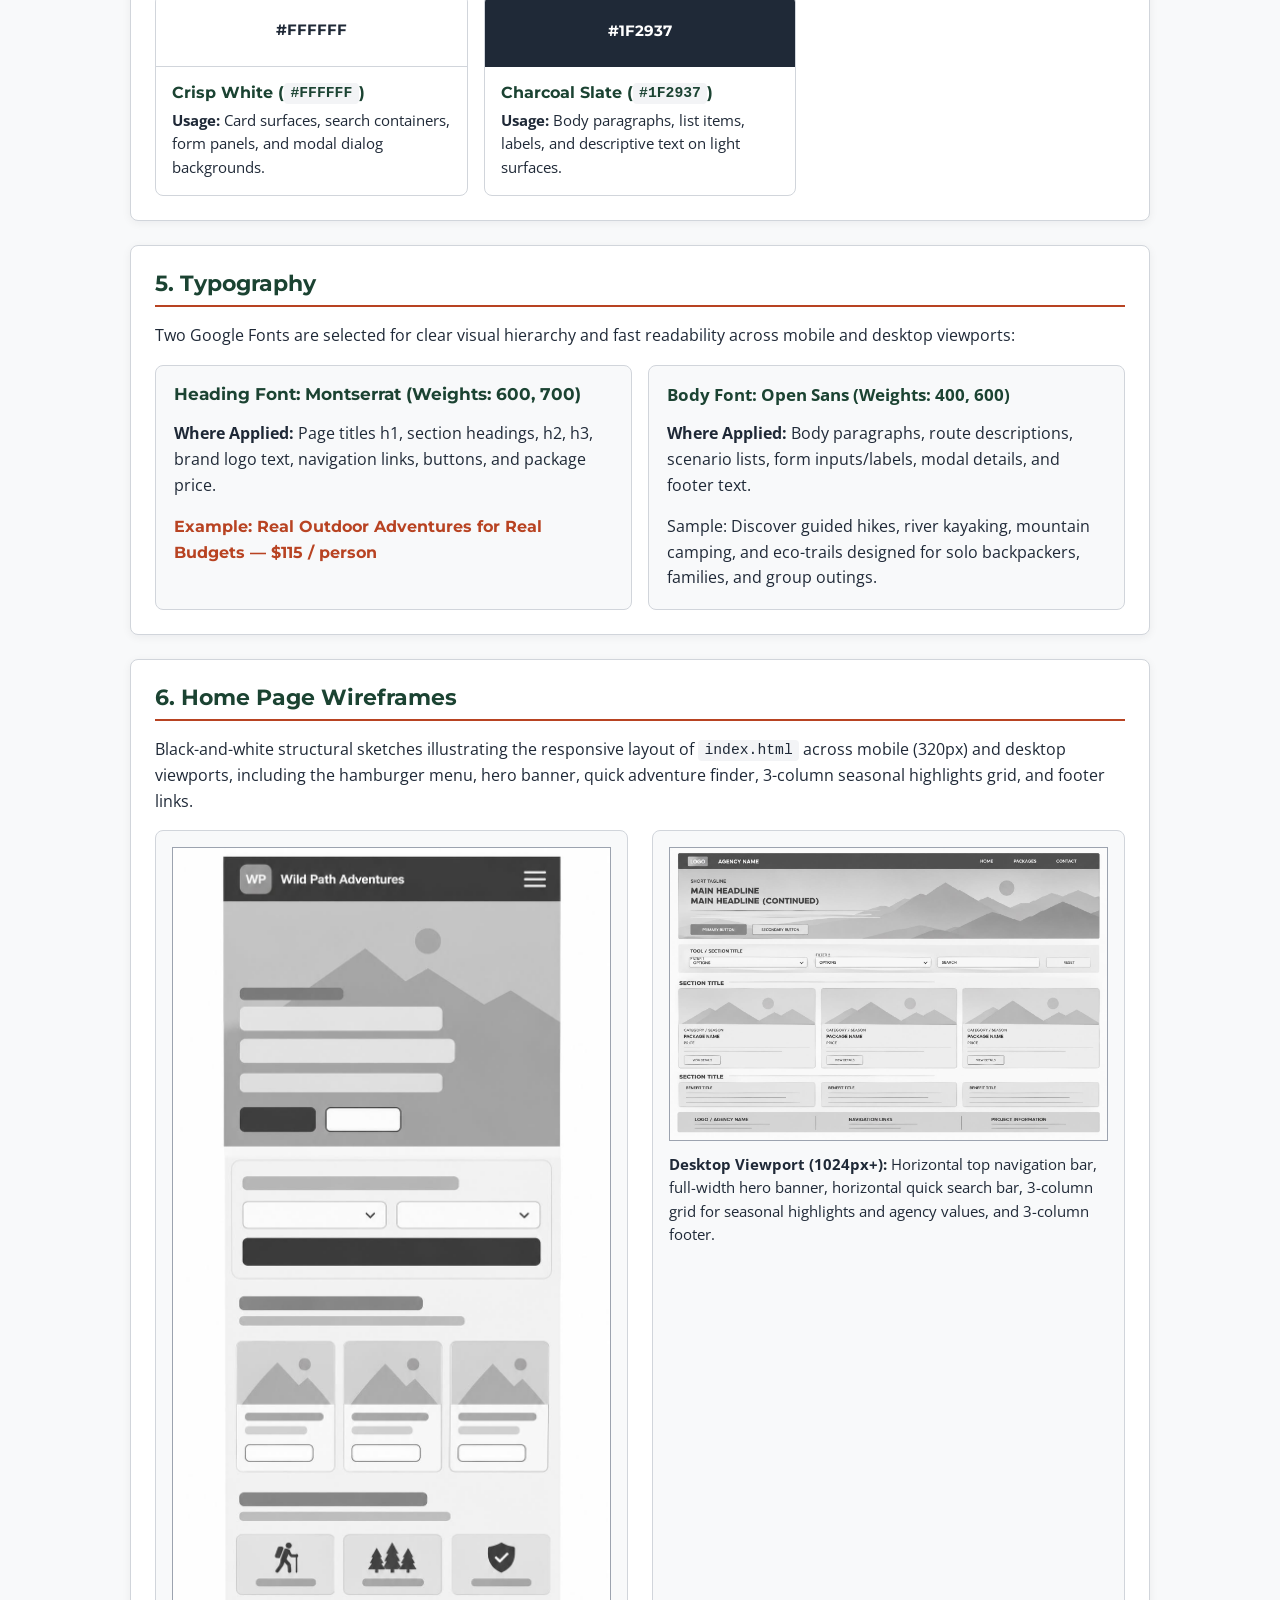
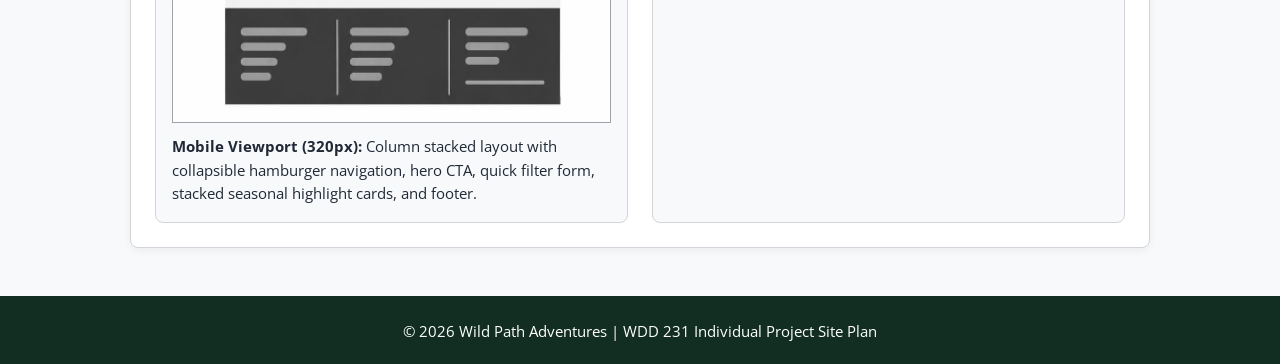
<file: finalproject/siteplan.html>
<!DOCTYPE html>
<html lang="en">
<head>
  <meta charset="UTF-8">
  <meta name="viewport" content="width=device-width, initial-scale=1.0">
  <title>Site Plan | Wild Path Adventures</title>
  <meta name="description" content="Website planning document for Wild Path Adventures, an affordable nature and outdoor tourism agency.">
  <meta name="author" content="Your Name">

  <!-- Google Fonts -->
  <link rel="preconnect" href="https://fonts.googleapis.com">
  <link rel="preconnect" href="https://fonts.gstatic.com" crossorigin>
  <link href="https://fonts.googleapis.com/css2?family=Montserrat:wght@600;700&family=Open+Sans:wght@400;600&display=swap" rel="stylesheet">

  <!-- Site Plan CSS -->
  <link rel="stylesheet" href="styles/siteplan.css">
</head>
<body>
  <header class="plan-header">
    <div class="container">
      <p class="eyebrow">WDD 231 Individual Project Plan</p>
      <h1>Wild Path Adventures — Website Plan</h1>
      <p class="subtitle">Accessible, budget-friendly nature and adventure travel agency website.</p>
    </div>
  </header>

  <main class="container plan-main">
    <!-- 1. Site Name -->
    <section class="plan-card" aria-labelledby="site-name-heading">
      <h2 id="site-name-heading">1. Site Name</h2>
      <p><strong>Selected Name:</strong> Wild Path Adventures</p>
      <p><strong>Optional Domain Availability:</strong> <code>wildpathadventures.org</code></p>
      <p>
        <strong>Reason for Selection:</strong> The name clearly communicates the agency's core mission: outdoor exploration and nature trails ("WildPath") combined with accessible, cost-effective pricing ("Budget Adventures") for solo backpackers, families, and groups—distinguishing it from traditional tourism.
      </p>
    </section>

    <!-- 2. Site Purpose -->
    <section class="plan-card" aria-labelledby="site-purpose-heading">
      <h2 id="site-purpose-heading">2. Site Purpose</h2>
      <p>
        <strong>Wild Path Adventures</strong> provides a three-page online hub connecting budget-conscious travelers with affordable outdoor and nature experiences. The website delivers:
      </p>
      <ul>
        <li>
          <strong>Home Page:</strong> Introduces the agency's value-driven approach, showcases seasonal route highlights with modal details, and offers a quick adventure finder by budget tier and activity type.
        </li>
        <li>
          <strong>Packages &amp; Destinations Page:</strong> Displays a dynamic catalog of affordable adventure routes fetched from a local JSON file, filterable by budget level (Backpacker, Family, Group) with detailed inclusion modals.
        </li>
        <li>
          <strong>Contact &amp; Quotes Page:</strong> Features an interactive quote request form for personalized individual or group trip estimates alongside general agency contact details.
        </li>
      </ul>
    </section>

    <!-- 3. Scenarios -->
    <section class="plan-card" aria-labelledby="scenarios-heading">
      <h2 id="scenarios-heading">3. Scenarios</h2>
      <p>Target audience questions that guide the site's content and interactive features:</p>
      <ul>
        <li>
          <strong>Scenario 1 (Solo Backpacker):</strong> "I am traveling on a tight backpacker budget—which multi-day hiking or camping routes are under $150 per person and include basic trail permits or camp access?"
        </li>
        <li>
          <strong>Scenario 2 (Group Organizer):</strong> "I want to plan an affordable weekend kayaking and basecamp trip for a group of eight friends—how can I request a customized group price estimate?"
        </li>
        <li>
          <strong>Scenario 3 (Family Traveler):</strong> "What are the best seasonal outdoor activities available right now that are safe and budget-friendly for families?"
        </li>
      </ul>
    </section>

    <!-- 4. Color Scheme -->
    <section class="plan-card" aria-labelledby="color-scheme-heading">
      <h2 id="color-scheme-heading">4. Color Scheme</h2>
      <p>
        The palette pairs deep forest green with terracotta accents against clean neutral backgrounds to evoke nature.
      </p>

      <div class="swatch-grid">
        <article class="swatch">
          <div class="swatch-color swatch-primary" aria-hidden="true">#1B4332</div>
          <div class="swatch-info">
            <h3>Forest Pine (<code>#1B4332</code>)</h3>
            <p><strong>Usage:</strong> Main header, navigation bar background, primary section headings (<code>h1</code>, <code>h2</code>), and footer background.</p>
          </div>
        </article>

        <article class="swatch">
          <div class="swatch-color swatch-accent" aria-hidden="true">#B84322</div>
          <div class="swatch-info">
            <h3>Terracotta Trail (<code>#B84322</code>)</h3>
            <p><strong>Usage:</strong> Primary call-to-action buttons, active navigation wayfinding highlights, price tags, and focus outlines.</p>
          </div>
        </article>

        <article class="swatch">
          <div class="swatch-color swatch-bg" aria-hidden="true">#F8F9FA</div>
          <div class="swatch-info">
            <h3>Mist Sand (<code>#F8F9FA</code>)</h3>
            <p><strong>Usage:</strong> Main page background color to ensure clean visual breathing room and white space.</p>
          </div>
        </article>

        <article class="swatch">
          <div class="swatch-color swatch-surface" aria-hidden="true">#FFFFFF</div>
          <div class="swatch-info">
            <h3>Crisp White (<code>#FFFFFF</code>)</h3>
            <p><strong>Usage:</strong> Card surfaces, search containers, form panels, and modal dialog backgrounds.</p>
          </div>
        </article>

        <article class="swatch">
          <div class="swatch-color swatch-text" aria-hidden="true">#1F2937</div>
          <div class="swatch-info">
            <h3>Charcoal Slate (<code>#1F2937</code>)</h3>
            <p><strong>Usage:</strong> Body paragraphs, list items, labels, and descriptive text on light surfaces.</p>
          </div>
        </article>
      </div>
    </section>

    <!-- 5. Typography -->
    <section class="plan-card" aria-labelledby="typography-heading">
      <h2 id="typography-heading">5. Typography</h2>
      <p>Two Google Fonts are selected for clear visual hierarchy and fast readability across mobile and desktop viewports:</p>

      <div class="typography-samples">
        <article class="type-box">
          <h3 class="sample-heading-font">Heading Font: Montserrat (Weights: 600, 700)</h3>
          <p>
            <strong>Where Applied:</strong> Page titles h1, section headings, h2, h3, brand logo text, navigation links, buttons, and package price.
          </p>
          <p class="sample-heading-preview">Example: Real Outdoor Adventures for Real Budgets — $115 / person</p>
        </article>

        <article class="type-box">
          <h3 class="sample-body-font">Body Font: Open Sans (Weights: 400, 600)</h3>
          <p>
            <strong>Where Applied:</strong> Body paragraphs, route descriptions, scenario lists, form inputs/labels, modal details, and footer text.
          </p>
          <p class="sample-body-preview">
            Sample: Discover guided hikes, river kayaking, mountain camping, and eco-trails designed for solo backpackers, families, and group outings.
          </p>
        </article>
      </div>
    </section>

    <!-- 6. Wireframe -->
    <section class="plan-card" aria-labelledby="wireframe-heading">
      <h2 id="wireframe-heading">6. Home Page Wireframes</h2>
      <p>
        Black-and-white structural sketches illustrating the responsive layout of <code>index.html</code> across mobile (320px) and desktop viewports, including the hamburger menu, hero banner, quick adventure finder, 3-column seasonal highlights grid, and footer links.
      </p>

      <div class="wireframe-grid">
        <figure class="wireframe-item">
          <img src="images/vertical.jpeg" alt="Black and white wireframe sketch of the WildTrail mobile home page layout" width="360" height="720" loading="lazy">
          <figcaption><strong>Mobile Viewport (320px):</strong> Column stacked layout with collapsible hamburger navigation, hero CTA, quick filter form, stacked seasonal highlight cards, and footer.</figcaption>
        </figure>

        <figure class="wireframe-item">
          <img src="images/horizontal.jpeg" alt="Black and white wireframe sketch of the WildTrail desktop home page layout" width="800" height="600" loading="lazy">
          <figcaption><strong>Desktop Viewport (1024px+):</strong> Horizontal top navigation bar, full-width hero banner, horizontal quick search bar, 3-column grid for seasonal highlights and agency values, and 3-column footer.</figcaption>
        </figure>
      </div>
    </section>
  </main>

  <footer class="plan-footer">
    <div class="container">
      <p>&copy; 2026 Wild Path Adventures | WDD 231 Individual Project Site Plan</p>
    </div>
  </footer>
</body>
</html>
</file>
<file: chamber/styles/small.css>
:root {
    --primary-color: #4b001e;
    --secondary-color: #2b0014;
    --accent-color: #ffd700;
    --background-color: #f4f6f8;
    --card-background: #ffffff;
    --text-color: #333333;
    --border-color: #dddddd;
}

* {
    box-sizing: border-box;
    margin: 0;
    padding: 0;
}

body {
    font-family: Arial, Helvetica, sans-serif;
    background-color: var(--background-color);
    color: var(--text-color);
    line-height: 1.5;
}

header {
    background-color: var(--primary-color);
    color: white;
}

.header-container {
    display: flex;
    justify-content: space-between;
    align-items: center;
    padding: 1rem;
}

.logo-box {
    display: flex;
    align-items: center;
    gap: 0.75rem;
}

.logo-box img {
    width: 50px;
    height: auto;
}

.site-name {
    display: flex;
    flex-direction: column;
    font-weight: bold;
    font-size: 1.1rem;
}

.site-name .sub-title {
    font-size: 0.8rem;
    font-weight: normal;
    opacity: 0.9;
}

#menu-button {
    background: none;
    border: none;
    color: white;
    font-size: 2rem;
    cursor: pointer;
}

nav ul {
    list-style: none;
    display: none;
    background-color: #2b0014;
}

nav ul.open {
    display: block;
}

nav a {
    display: block;
    color: white;
    text-decoration: none;
    padding: 0.75rem 1.5rem;
    border-top: 1px solid rgba(255, 255, 255, 0.1);
}

nav a.active, nav a:hover {
    background-color: var(--secondary-color);
    font-weight: bold;
}

main {
    max-width: 1200px;
    margin: 0 auto;
    padding: 1.5rem 1rem;
}

.directory-header {
    text-align: center;
    margin-bottom: 2rem;
}

.directory-header h1 {
    color: var(--primary-color);
    margin-bottom: 1rem;
}

.view-toggle {
    display: flex;
    justify-content: center;
    gap: 0.5rem;
}

.view-toggle button {
    background-color: #ffffff;
    border: 1px solid var(--border-color);
    padding: 0.5rem 1.25rem;
    font-size: 1rem;
    border-radius: 4px;
    cursor: pointer;
}

.view-toggle button.active, .view-toggle button:hover {
    background-color: var(--primary-color);
    color: white;
    border-color: var(--primary-color);
}

#members-container.grid {
    display: grid;
    grid-template-columns: 1fr;
    gap: 1.5rem;
}

#members-container.grid section {
    background-color: var(--card-background);
    border: 1px solid var(--border-color);
    border-radius: 8px;
    padding: 1.5rem;
    text-align: center;
    box-shadow: 0 2px 4px rgba(0,0,0,0.05);
}

#members-container.grid img {
    width: 120px;
    height: 80px;
    object-fit: contain;
    margin-bottom: 1rem;
}

#members-container.grid h3 {
    color: var(--primary-color);
    margin-bottom: 0.5rem;
}

#members-container.grid p {
    font-size: 0.9rem;
    margin: 0.25rem 0;
}

#members-container.grid a {
    color: var(--secondary-color);
    word-break: break-all;
    font-size: 0.9rem;
}

.membership-level {
    font-weight: bold;
    color: var(--primary-color);
    margin-top: 0.5rem;
}

#members-container.list {
    display: flex;
    flex-direction: column;
    gap: 0.75rem;
}

#members-container.list section {
    background-color: var(--card-background);
    border: 1px solid var(--border-color);
    padding: 1rem;
    border-radius: 4px;
}

#members-container.list img {
    display: none;
}

#members-container.list h3 {
    font-size: 1.1rem;
    color: var(--primary-color);
}

#members-container.list p, #members-container.list a {
    font-size: 0.85rem;
}

footer {
    background-color: var(--primary-color);
    color: white;
    margin-top: 3rem;
    padding: 1.5rem 1rem;
    text-align: center;
}

.footer-info h2 {
    margin-bottom: 0.5rem;
    font-size: 1.1rem;
}

.footer-info p {
    font-size: 0.9rem;
    opacity: 0.9;
}

footer hr {
    margin: 1rem 0;
    border: 0;
    border-top: 1px solid rgba(255, 255, 255, 0.2);
}

.footer-bottom p {
    font-size: 0.85rem;
    opacity: 0.8;
}

.hero {
    position: relative;
    text-align: center;
    margin-bottom: 2rem;
    border-radius: 8px;
    overflow: hidden;
}

.hero img {
    width: 100%;
    height: auto;
    max-height: 350px;
    object-fit: cover;
    display: block;
    border-radius: 8px;
}

.hero-cta {
    position: absolute;
    bottom: 20px;
    left: 50%;
    transform: translateX(-50%);
    background-color: rgba(75, 0, 30, 0.85);
    padding: 1rem 1.5rem;
    border-radius: 8px;
    width: 90%;
    max-width: 450px;
    color: white;
    box-shadow: 0 4px 6px rgba(0,0,0,0.3);
}

.hero-cta h2 {
    font-size: 1.1rem;
    margin-bottom: 0.75rem;
}

.cta-button {
    display: inline-block;
    background-color: var(--accent-color);
    color: var(--primary-color);
    padding: 0.6rem 1.2rem;
    border-radius: 4px;
    text-decoration: none;
    font-weight: bold;
    transition: background 0.3s;
}

.cta-button:hover {
    background-color: #e6c200;
}

.info-grid {
    display: flex;
    flex-direction: column;
    gap: 1.5rem;
    margin-bottom: 2rem;
}

.card {
    background-color: var(--card-background);
    border: 1px solid var(--border-color);
    border-radius: 8px;
    padding: 1.5rem;
    box-shadow: 0 2px 4px rgba(0,0,0,0.05);
}

.card h2 {
    color: var(--primary-color);
    font-size: 1.25rem;
    margin-bottom: 1rem;
    border-bottom: 2px solid var(--border-color);
    padding-bottom: 0.5rem;
}

.event-item {
    margin-bottom: 1rem;
}

.event-item h3 {
    font-size: 1rem;
    color: var(--primary-color);
}

.event-item p {
    font-size: 0.9rem;
    margin: 0.2rem 0;
}

.weather-content {
    display: flex;
    align-items: center;
    gap: 1rem;
    margin-bottom: 1rem;
}

.temp {
    font-size: 2rem;
    font-weight: bold;
    color: var(--primary-color);
    margin: 0;
}

#forecast-container {
    list-style: none;
    padding: 0;
    margin-top: 1rem;
    border-top: 1px dashed var(--border-color);
    padding-top: 0.75rem;
}

#forecast-container li {
    font-size: 0.9rem;
    margin: 0.4rem 0;
}

.spotlights-section {
    margin-top: 2rem;
}

.spotlights-section h2 {
    text-align: center;
    color: var(--primary-color);
    margin-bottom: 1.5rem;
}

.spotlights-grid {
    display: flex;
    flex-direction: column;
    gap: 1.5rem;
}

.spotlight-card {
    background-color: var(--card-background);
    border: 1px solid var(--border-color);
    border-radius: 8px;
    padding: 1.5rem;
    text-align: center;
    box-shadow: 0 2px 4px rgba(0,0,0,0.05);
}

.spotlight-card img {
    width: 100px;
    height: 70px;
    object-fit: contain;
    margin: 0.75rem 0;
}

.spotlight-card .tagline {
    font-style: italic;
    font-size: 0.85rem;
    color: #666;
    margin-bottom: 0.5rem;
}

.join-main h1,
.thankyou-main h1 {
    color: var(--primary-color);
    margin-bottom: 1.5rem;
    text-align: center;
}

.join-layout {
    display: flex;
    flex-direction: column;
    gap: 2rem;
}

.membership-form {
    display: flex;
    flex-direction: column;
    gap: 1rem;
}

.membership-form label {
    display: flex;
    flex-direction: column;
    gap: 0.35rem;
    font-weight: bold;
    color: var(--text-color);
}

.membership-form input,
.membership-form select,
.membership-form textarea {
    padding: 0.65rem;
    border: 1px solid var(--border-color);
    border-radius: 4px;
    font-family: inherit;
    font-size: 1rem;
    background-color: #ffffff;
}

.membership-form input:focus,
.membership-form select:focus,
.membership-form textarea:focus {
    outline: 2px solid var(--primary-color);
    border-color: var(--primary-color);
}

.submit-btn {
    background-color: var(--primary-color);
    color: #ffffff;
    font-weight: bold;
    cursor: pointer;
    border: none;
    padding: 0.85rem 1.25rem;
    border-radius: 4px;
}

.submit-btn:hover,
.submit-btn:focus {
    background-color: var(--secondary-color);
}

.membership-cards {
    display: flex;
    flex-direction: column;
    gap: 1rem;
}

.membership-cards h2 {
    color: var(--primary-color);
    margin-bottom: 0.25rem;
}

@keyframes cardEntrance {
    from {
        opacity: 0;
        transform: translateY(14px);
    }
    to {
        opacity: 1;
        transform: translateY(0);
    }
}

.animate-card {
    animation: cardEntrance 0.7s ease-out both;
}

.animate-card:nth-of-type(2) {
    animation-delay: 0.12s;
}

.animate-card:nth-of-type(3) {
    animation-delay: 0.24s;
}

.animate-card:nth-of-type(4) {
    animation-delay: 0.36s;
}

.level-card h3 {
    color: var(--primary-color);
    margin-bottom: 0.35rem;
}

.level-card p {
    margin-bottom: 0.85rem;
    font-size: 0.95rem;
}

.modal-trigger,
.close-modal {
    background-color: var(--primary-color);
    color: #ffffff;
    border: none;
    padding: 0.55rem 1rem;
    border-radius: 4px;
    cursor: pointer;
    font-weight: bold;
}

.modal-trigger:hover,
.close-modal:hover {
    background-color: var(--secondary-color);
}

.benefit-modal {
    margin: auto;
    padding: 1.5rem;
    border: 2px solid var(--primary-color);
    border-radius: 8px;
    max-width: 440px;
    width: 90%;
    background-color: var(--card-background);
    color: var(--text-color);
}

.benefit-modal::backdrop {
    background-color: rgba(0, 0, 0, 0.55);
}

.benefit-modal h3 {
    color: var(--primary-color);
    margin-bottom: 0.5rem;
}

.benefit-modal ul {
    margin: 0.75rem 0 1.25rem 1.25rem;
}

.benefit-modal li {
    margin-bottom: 0.35rem;
}

.summary-details {
    margin-top: 1.25rem;
    display: flex;
    flex-direction: column;
    gap: 0.65rem;
}

.discover-grid {
    display: grid;
    gap: 1.5rem;
    grid-template-columns: 1fr;
    grid-template-areas:
        "card1"
        "card2"
        "card3"
        "card4"
        "card5"
        "card6"
        "card7"
        "card8";
}

.discover-card {
    background-color: var(--card-background);
    border: 1px solid var(--border-color);
    border-radius: 8px;
    padding: 1.25rem;
    display: flex;
    flex-direction: column;
    gap: 0.75rem;
}

.discover-card figure {
    margin: 0;
    overflow: hidden;
    border-radius: 6px;
}

.discover-card img {
    width: 100%;
    max-width: 300px;
    height: 200px;
    object-fit: cover;
    display: block;
    transition: transform 0.3s ease, filter 0.3s ease;
}

.learn-more-btn {
    margin-top: auto;
    align-self: flex-start;
    background-color: var(--primary-color);
    color: #ffffff;
    border: none;
    padding: 0.55rem 1rem;
    border-radius: 4px;
    cursor: pointer;
}

@media (min-width: 641px) and (max-width: 1024px) {
    .discover-grid {
        grid-template-columns: repeat(2, 1fr);
        grid-template-areas:
            "card1 card2"
            "card3 card4"
            "card5 card6"
            "card7 card8";
    }

    .discover-card img:hover {
        transform: scale(1.04);
        filter: brightness(1.06);
    }
}

@media (min-width: 1025px) {
    .discover-grid {
        grid-template-columns: repeat(3, 1fr);
        grid-template-areas:
            "card1 card1 card2"
            "card3 card4 card5"
            "card6 card7 card8";
    }

    .discover-card img:hover {
        transform: scale(1.04);
        filter: brightness(1.06);
    }
}
</file>
<file: chamber/styles/larger.css>
@media (min-width: 768px) {
    #menu-button {
        display: none;
    }

    header {
        display: flex;
        justify-content: space-between;
        align-items: center;
        padding: 1rem 2rem;
    }

    nav ul {
        display: flex;
        flex-direction: row;
        justify-content: flex-end;
        background-color: transparent;
    }

    nav a {
        border-top: none;
        border-radius: 4px;
    }

    .hero img {
        max-height: 450px;
    }

    .hero-cta {
        width: 45%;
        padding: 1.5rem;
    }

    .info-grid {
        display: grid;
        grid-template-columns: 2fr 1fr;
        gap: 2rem;
    }

    .spotlights-grid {
        display: grid;
        grid-template-columns: repeat(3, 1fr);
        gap: 1.5rem;
    }

    #members-container.grid {
        grid-template-columns: repeat(3, 1fr);
        gap: 1.5rem;
    }

    #members-container.list {
        background-color: var(--card-background);
        border: 1px solid var(--border-color);
        border-radius: 8px;
        overflow: hidden;
    }

    #members-container.list section {
        display: grid;
        grid-template-columns: 2fr 2fr 1.5fr 1fr;
        align-items: center;
        padding: 0.75rem 1.5rem;
        border: none;
        border-bottom: 1px solid var(--border-color);
        border-radius: 0;
    }

    #members-container.list section:nth-child(even) {
        background-color: #f8f9fa;
    }

    #members-container.list section:last-child {
        border-bottom: none;
    }

    .footer-top {
        display: flex;
        justify-content: center;
        align-items: center;
    }

    .join-layout {
        display: grid;
        grid-template-columns: 1.4fr 1fr;
        align-items: start;
        gap: 2rem;
    }
}
</file>
<file: finalproject/styles/main.css>
:root {
  --color-primary: #1B4332;
  --color-primary-dark: #122E22;
  --color-accent: #B84322;
  --color-accent-hover: #963418;
  --color-bg: #F8F9FA;
  --color-surface: #FFFFFF;
  --color-text: #1F2937;
  --color-text-muted: #4B5563;
  --color-border: #D1D5DB;

  --font-heading: "Montserrat", sans-serif;
  --font-body: "Open Sans", sans-serif;

  --radius: 8px;
  --shadow: 0 4px 14px rgba(17, 24, 39, 0.08);
  --container-width: 1140px;
}

*,
*::before,
*::after {
  box-sizing: border-box;
}

html {
  scroll-behavior: smooth;
}

body {
  margin: 0;
  font-family: var(--font-body);
  font-size: 1rem;
  line-height: 1.6;
  color: var(--color-text);
  background-color: var(--color-bg);
  overflow-x: hidden;
}

img {
  display: block;
  max-width: 100%;
  height: auto;
}

h1, h2, h3 {
  font-family: var(--font-heading);
  line-height: 1.25;
  margin-top: 0;
  color: var(--color-primary);
}

.container {
  width: min(100% - 2rem, var(--container-width));
  margin-inline: auto;
}

/* Skip Link & Focus */
.skip-link {
  position: absolute;
  left: -9999px;
  top: 0;
  background: var(--color-primary);
  color: #FFFFFF;
  padding: 0.75rem 1rem;
  z-index: 1000;
  text-decoration: none;
  font-weight: 600;
}

.skip-link:focus {
  left: 1rem;
  top: 1rem;
}

:focus-visible {
  outline: 3px solid var(--color-accent);
  outline-offset: 2px;
}

/* Header & Navigation */
.site-header {
  background-color: var(--color-primary);
  color: #FFFFFF;
  position: sticky;
  top: 0;
  z-index: 100;
}

.header-inner {
  display: flex;
  align-items: center;
  justify-content: space-between;
  min-height: 4.25rem;
  gap: 1rem;
  flex-wrap: wrap;
}

.brand {
  display: inline-flex;
  align-items: center;
  gap: 0.65rem;
  color: #FFFFFF;
  text-decoration: none;
  font-family: var(--font-heading);
  font-weight: 700;
  font-size: 1rem;
}

.brand-mark {
  display: grid;
  place-items: center;
  width: 2.25rem;
  height: 2.25rem;
  border-radius: 6px;
  background-color: var(--color-accent);
  color: #FFFFFF;
  font-size: 0.95rem;
}

.menu-toggle {
  background: transparent;
  color: #FFFFFF;
  border: 1px solid rgba(255, 255, 255, 0.45);
  border-radius: 6px;
  padding: 0.4rem 0.7rem;
  font-size: 1.25rem;
  cursor: pointer;
}

.primary-nav {
  display: none;
  width: 100%;
}

.primary-nav.is-open {
  display: block;
}

.primary-nav ul {
  list-style: none;
  margin: 0;
  padding: 0.5rem 0 1rem;
  display: flex;
  flex-direction: column;
  gap: 0.5rem;
}

.primary-nav a {
  display: block;
  color: #FFFFFF;
  text-decoration: none;
  padding: 0.5rem 0.75rem;
  border-radius: 6px;
  font-weight: 600;
}

.primary-nav a:hover,
.primary-nav a[aria-current="page"] {
  background-color: var(--color-accent);
  color: #FFFFFF;
}

/* Hero */
.hero {
  background: linear-gradient(135deg, var(--color-primary-dark), var(--color-primary));
  color: #FFFFFF;
  padding-block: 3.5rem;
}

.hero h1 {
  color: #FFFFFF;
  font-size: clamp(1.75rem, 4vw, 2.75rem);
  max-width: 22ch;
}

.eyebrow {
  display: inline-block;
  font-size: 0.85rem;
  font-weight: 600;
  text-transform: uppercase;
  letter-spacing: 0.06em;
  color: #FDE68A;
  margin-bottom: 0.5rem;
}

.hero-lead {
  max-width: 58ch;
  color: #E5E7EB;
  margin-bottom: 1.5rem;
}

.hero-actions {
  display: flex;
  flex-wrap: wrap;
  gap: 0.85rem;
}

/* Buttons */
.btn {
  display: inline-block;
  font-family: var(--font-heading);
  font-weight: 600;
  font-size: 0.95rem;
  text-decoration: none;
  padding: 0.7rem 1.2rem;
  border-radius: 6px;
  border: 2px solid transparent;
  cursor: pointer;
  transition: background-color 0.2s ease, color 0.2s ease;
}

.btn-primary {
  background-color: var(--color-accent);
  color: #FFFFFF;
}

.btn-primary:hover {
  background-color: var(--color-accent-hover);
}

.btn-secondary {
  background-color: #FFFFFF;
  color: var(--color-primary);
}

.btn-secondary:hover {
  background-color: #E5E7EB;
}

.btn-outline {
  background-color: transparent;
  color: var(--color-primary);
  border-color: var(--color-primary);
}

.btn-outline:hover {
  background-color: var(--color-primary);
  color: #FFFFFF;
}

/* Quick Search */
.quick-search-section {
  padding-block: 2.5rem;
}

.search-card {
  background-color: var(--color-surface);
  border: 1px solid var(--color-border);
  border-radius: var(--radius);
  padding: 1.5rem;
  box-shadow: var(--shadow);
}

.search-form {
  display: grid;
  grid-template-columns: 1fr;
  gap: 1rem;
  margin-top: 1rem;
}

.form-group {
  display: flex;
  flex-direction: column;
  gap: 0.4rem;
}

label {
  font-weight: 600;
  color: var(--color-text);
}

select {
  padding: 0.65rem 0.75rem;
  border: 1px solid var(--color-border);
  border-radius: 6px;
  font-family: var(--font-body);
  font-size: 1rem;
  background-color: #FFFFFF;
  color: var(--color-text);
}

.form-actions {
  display: flex;
  flex-wrap: wrap;
  gap: 0.75rem;
  align-items: end;
}

.preference-status {
  margin: 0.85rem 0 0;
  font-size: 0.9rem;
  color: var(--color-text-muted);
}

/* Cards & Sections */
.highlights-section,
.value-section {
  padding-block: 2.5rem;
}

.section-header {
  margin-bottom: 1.5rem;
}

.cards-grid,
.value-grid {
  display: grid;
  grid-template-columns: 1fr;
  gap: 1.5rem;
}

.highlight-card,
.value-item {
  background-color: var(--color-surface);
  border: 1px solid var(--color-border);
  border-radius: var(--radius);
  overflow: hidden;
  box-shadow: var(--shadow);
}

.highlight-card img {
  width: 100%;
  aspect-ratio: 16 / 10;
  object-fit: cover;
}

.card-body {
  padding: 1.25rem;
}

.badge {
  display: inline-block;
  font-size: 0.78rem;
  font-weight: 700;
  text-transform: uppercase;
  background-color: #ECFDF5;
  color: var(--color-primary);
  padding: 0.2rem 0.55rem;
  border-radius: 999px;
  margin-bottom: 0.5rem;
}

.price-tag {
  font-family: var(--font-heading);
  font-weight: 700;
  color: var(--color-accent);
  margin: 0.4rem 0 0.75rem;
}

.value-item {
  padding: 1.5rem;
}

/* Dialog Modal */
.detail-dialog {
  width: min(92vw, 34rem);
  border: 1px solid var(--color-border);
  border-radius: var(--radius);
  padding: 0;
  box-shadow: 0 20px 40px rgba(0, 0, 0, 0.25);
}

.detail-dialog::backdrop {
  background-color: rgba(17, 24, 39, 0.65);
}

.dialog-body {
  padding: 1.5rem;
}

.dialog-header {
  display: flex;
  justify-content: space-between;
  align-items: start;
  gap: 1rem;
  margin-bottom: 1rem;
}

.close-btn {
  background: var(--color-bg);
  color: var(--color-text);
  border: 1px solid var(--color-border);
  border-radius: 6px;
  width: 2.25rem;
  height: 2.25rem;
  font-size: 1.1rem;
  cursor: pointer;
}

/* Footer */
.site-footer {
  background-color: var(--color-primary-dark);
  color: #FFFFFF;
  padding-block: 2.5rem;
  margin-top: 2rem;
}

.site-footer h2,
.site-footer h3 {
  color: #FFFFFF;
  font-size: 1.05rem;
}

.footer-grid {
  display: grid;
  grid-template-columns: 1fr;
  gap: 1.75rem;
}

.footer-links {
  list-style: none;
  margin: 0;
  padding: 0;
  display: flex;
  flex-direction: column;
  gap: 0.4rem;
}

.footer-links a {
  color: #E5E7EB;
  text-decoration: none;
}

.footer-links a:hover {
  text-decoration: underline;
  color: #FFFFFF;
}

.copyright {
  color: #D1D5DB;
  font-size: 0.875rem;
  margin-top: 1rem;
}

/* Desktop & Tablet Breakpoints */
@media (min-width: 768px) {
  .menu-toggle {
    display: none;
  }

  .primary-nav {
    display: block;
    width: auto;
  }

  .primary-nav ul {
    flex-direction: row;
    padding: 0;
    gap: 0.75rem;
  }

  .search-form {
    grid-template-columns: 1fr 1fr auto;
    align-items: end;
  }

  .cards-grid,
  .value-grid,
  .footer-grid {
    grid-template-columns: repeat(3, 1fr);
  }
}
</file>
<file: finalproject/styles/siteplan.css>
:root {
  --color-primary: #1B4332;
  --color-primary-dark: #122E22;
  --color-accent: #B84322;
  --color-bg: #F8F9FA;
  --color-surface: #FFFFFF;
  --color-text: #1F2937;
  --color-border: #D1D5DB;

  --font-heading: "Montserrat", sans-serif;
  --font-body: "Open Sans", sans-serif;
}

*,
*::before,
*::after {
  box-sizing: border-box;
}

body {
  margin: 0;
  font-family: var(--font-body);
  font-size: 1rem;
  line-height: 1.6;
  color: var(--color-text);
  background-color: var(--color-bg);
}

h1, h2, h3 {
  font-family: var(--font-heading);
  line-height: 1.25;
  margin-top: 0;
}

.container {
  width: min(100% - 2rem, 1020px);
  margin-inline: auto;
}

/* Header */
.plan-header {
  background-color: var(--color-primary);
  color: #FFFFFF;
  padding-block: 2.25rem;
  border-bottom: 4px solid var(--color-accent);
}

.eyebrow {
  margin: 0 0 0.4rem;
  font-size: 0.85rem;
  font-weight: 600;
  text-transform: uppercase;
  letter-spacing: 0.06em;
  color: #FDE68A;
}

.plan-header h1 {
  color: #FFFFFF;
  font-size: clamp(1.6rem, 3.5vw, 2.35rem);
  margin-bottom: 0.5rem;
}

.subtitle {
  margin: 0;
  color: #E5E7EB;
  max-width: 60ch;
}

/* Main Cards */
.plan-main {
  padding-block: 2rem;
  display: grid;
  gap: 1.5rem;
}

.plan-card {
  background-color: var(--color-surface);
  border: 1px solid var(--color-border);
  border-radius: 8px;
  padding: 1.5rem;
  box-shadow: 0 2px 10px rgba(17, 24, 39, 0.06);
}

.plan-card h2 {
  color: var(--color-primary);
  font-size: 1.35rem;
  padding-bottom: 0.5rem;
  border-bottom: 2px solid var(--color-accent);
  margin-bottom: 1rem;
}

.plan-card ul {
  padding-left: 1.25rem;
  margin-bottom: 0;
}

.plan-card li + li {
  margin-top: 0.6rem;
}

code {
  background-color: #F3F4F6;
  padding: 0.15rem 0.4rem;
  border-radius: 4px;
  font-size: 0.92em;
}

/* Color Swatches */
.swatch-grid {
  display: grid;
  grid-template-columns: 1fr;
  gap: 1rem;
  margin-top: 1rem;
}

.swatch {
  border: 1px solid var(--color-border);
  border-radius: 8px;
  overflow: hidden;
  background-color: var(--color-surface);
}

.swatch-color {
  height: 4.5rem;
  display: grid;
  place-items: center;
  font-family: var(--font-heading);
  font-weight: 700;
  font-size: 0.95rem;
}

.swatch-primary {
  background-color: #1B4332;
  color: #FFFFFF;
}

.swatch-accent {
  background-color: #B84322;
  color: #FFFFFF;
}

.swatch-bg {
  background-color: #F8F9FA;
  color: #1F2937;
  border-bottom: 1px solid var(--color-border);
}

.swatch-surface {
  background-color: #FFFFFF;
  color: #1F2937;
  border-bottom: 1px solid var(--color-border);
}

.swatch-text {
  background-color: #1F2937;
  color: #FFFFFF;
}

.swatch-info {
  padding: 1rem;
}

.swatch-info h3 {
  color: var(--color-primary);
  font-size: 1rem;
  margin-bottom: 0.35rem;
}

.swatch-info p {
  margin: 0;
  font-size: 0.92rem;
}

/* Typography Samples */
.typography-samples {
  display: grid;
  grid-template-columns: 1fr;
  gap: 1rem;
  margin-top: 1rem;
}

.type-box {
  border: 1px solid var(--color-border);
  border-radius: 8px;
  padding: 1.1rem;
  background-color: var(--color-bg);
}

.type-box h3 {
  color: var(--color-primary);
  font-size: 1.05rem;
}

.sample-heading-font,
.sample-heading-preview {
  font-family: var(--font-heading);
}

.sample-heading-preview {
  font-weight: 700;
  color: var(--color-accent);
  margin-bottom: 0;
}

.sample-body-font,
.sample-body-preview {
  font-family: var(--font-body);
}

.sample-body-preview {
  margin-bottom: 0;
}

/* Wireframes */
.wireframe-grid {
  display: grid;
  grid-template-columns: 1fr;
  gap: 1.5rem;
  margin-top: 1rem;
}

.wireframe-item {
  margin: 0;
  border: 1px solid var(--color-border);
  border-radius: 8px;
  padding: 1rem;
  background-color: var(--color-bg);
}

.wireframe-item img {
  display: block;
  width: 100%;
  height: auto;
  border: 1px solid #9CA3AF;
  background-color: #FFFFFF;
}

.wireframe-item figcaption {
  margin-top: 0.75rem;
  font-size: 0.92rem;
}

/* Footer */
.plan-footer {
  background-color: var(--color-primary-dark);
  color: #FFFFFF;
  text-align: center;
  padding-block: 1.5rem;
  margin-top: 1rem;
}

.plan-footer p {
  margin: 0;
  font-size: 0.92rem;
}

@media (min-width: 768px) {
  .swatch-grid {
    grid-template-columns: repeat(3, 1fr);
  }

  .typography-samples,
  .wireframe-grid {
    grid-template-columns: repeat(2, 1fr);
  }
}
</file>
